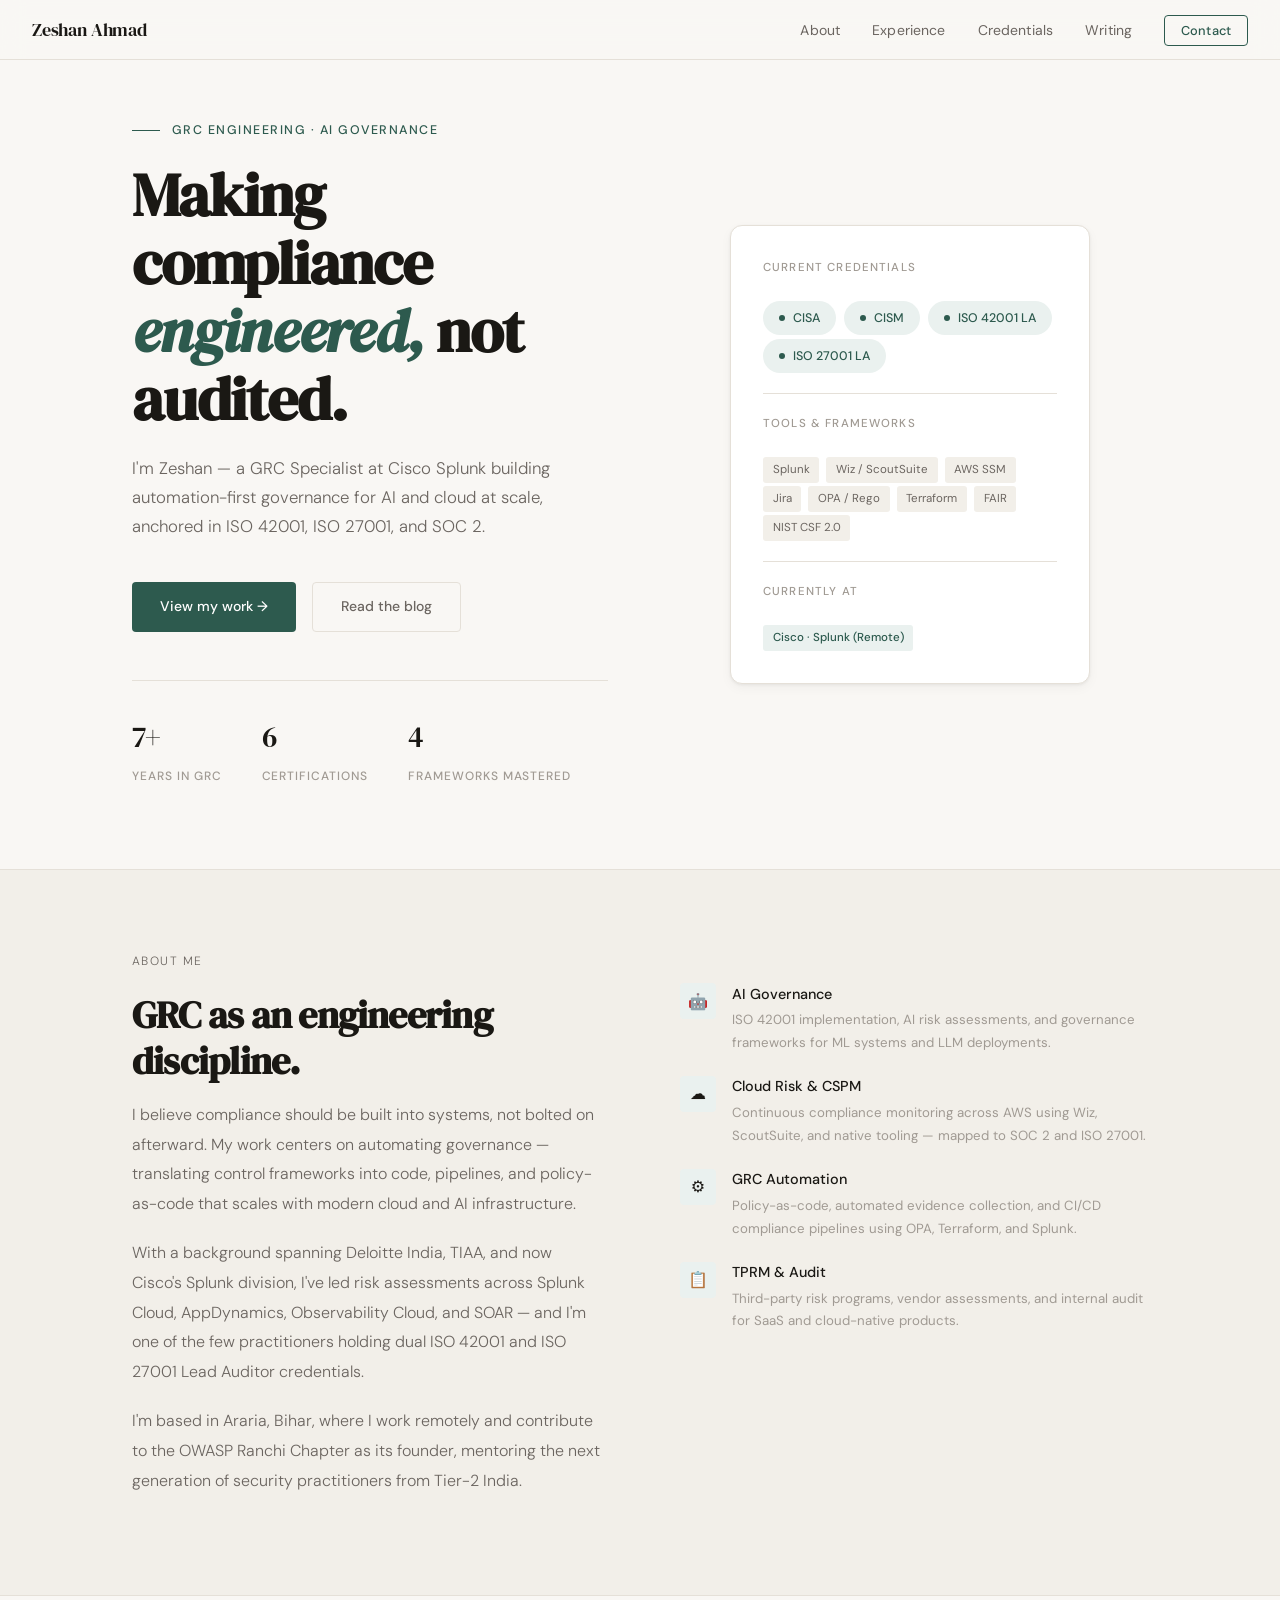
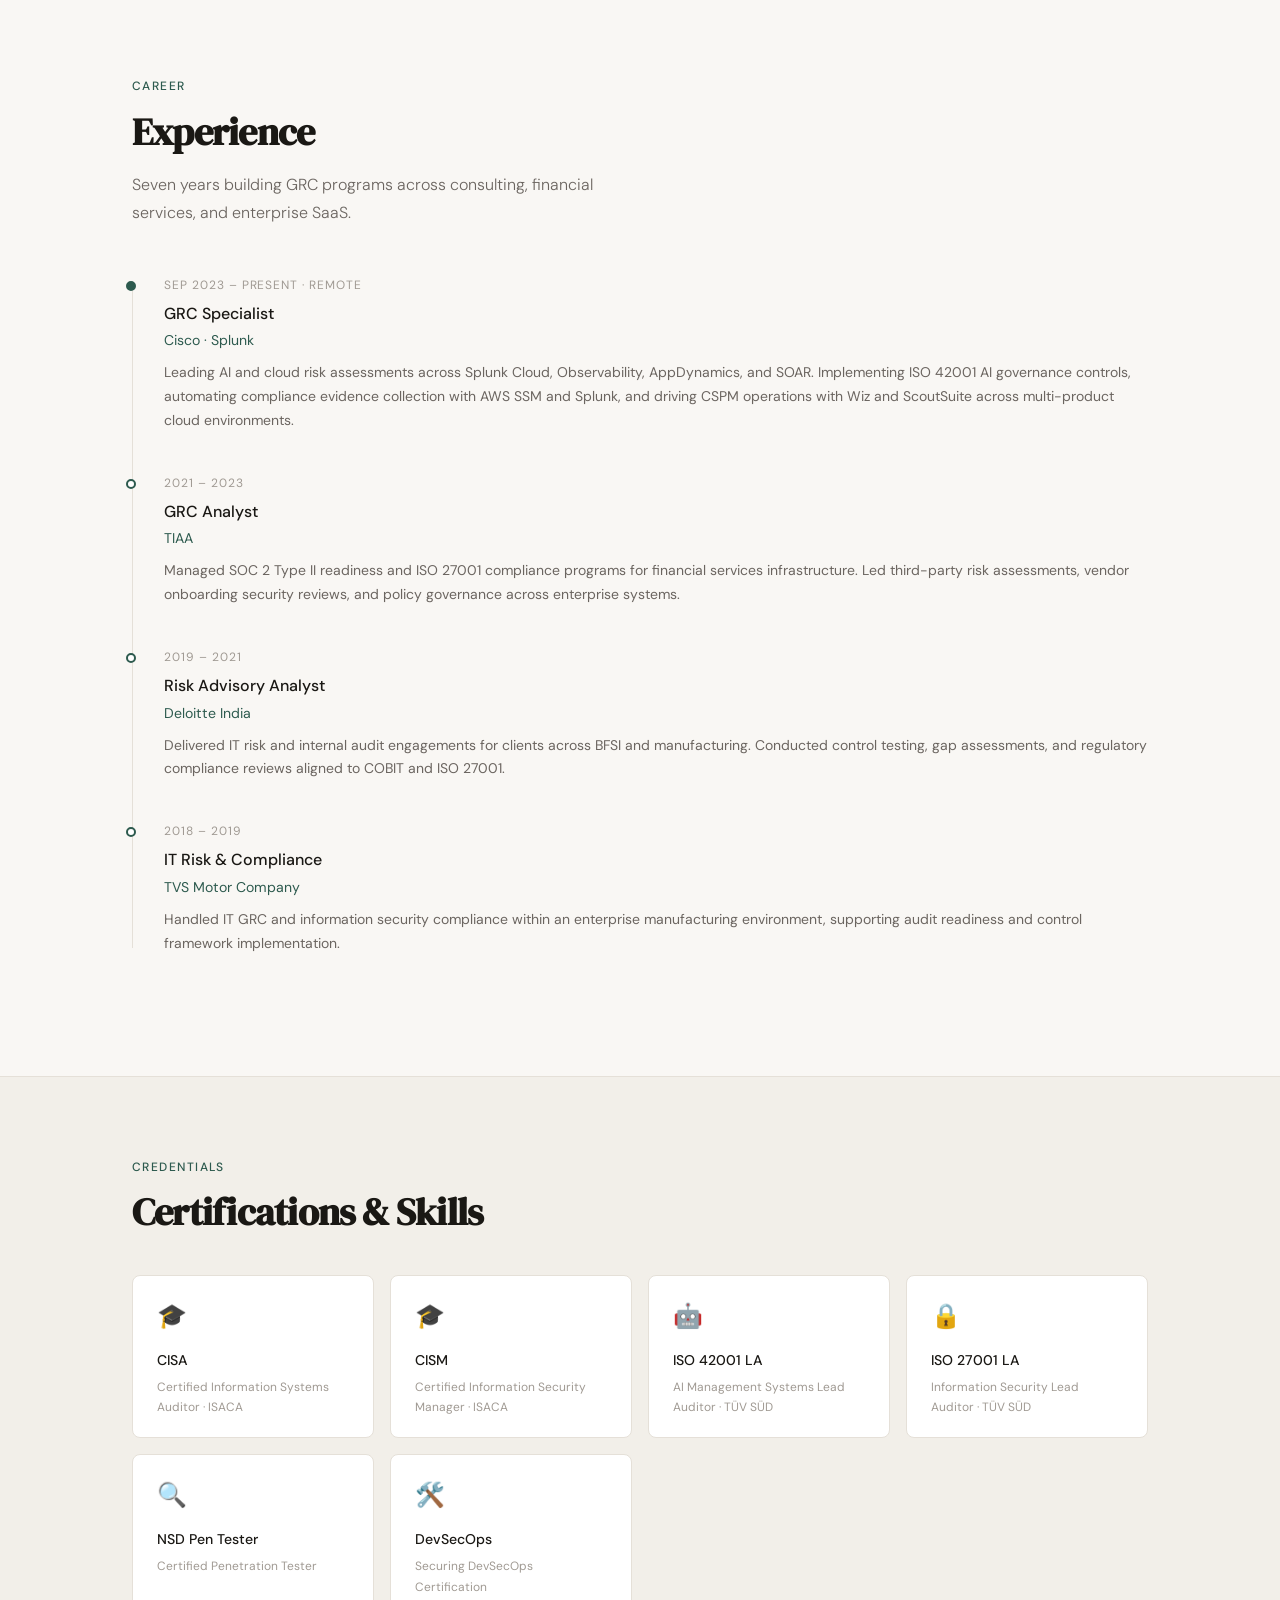
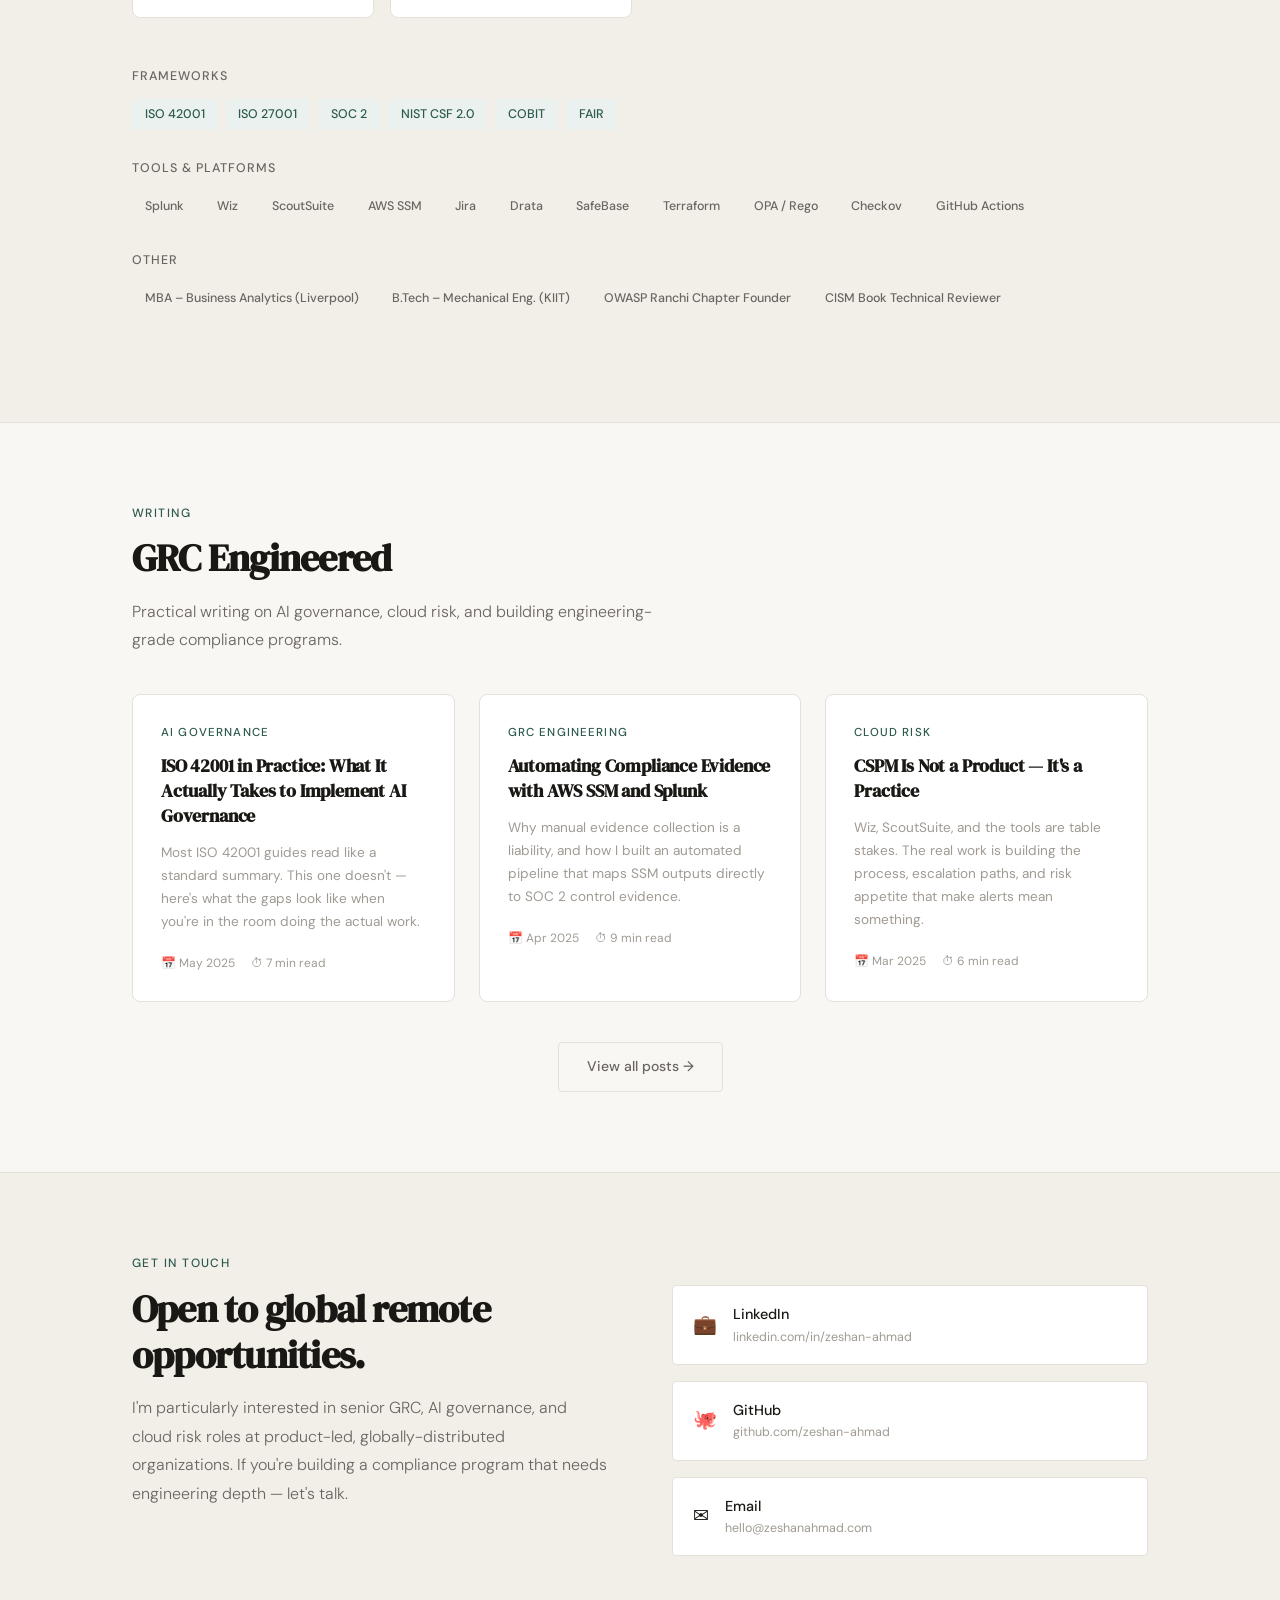
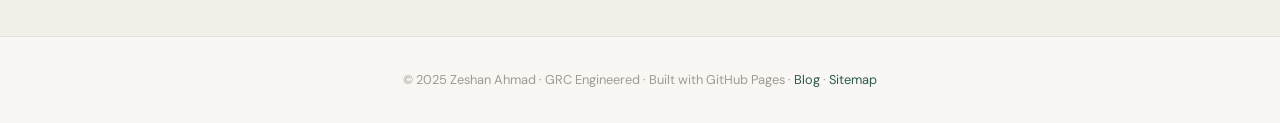
<file: index.html>
<!DOCTYPE html>
<html lang="en" prefix="og: https://ogp.me/ns#">
<head>
  <meta charset="UTF-8" />
  <meta name="viewport" content="width=device-width, initial-scale=1.0" />

  <!-- ── PRIMARY SEO ── -->
  <title>Zeshan Ahmad — GRC Engineer & AI Governance Specialist | ISO 42001 | Cisco Splunk</title>
  <meta name="description" content="Zeshan Ahmad is a GRC Specialist at Cisco Splunk with 7+ years in AI governance, cloud risk, and engineering-grade compliance. ISO 42001 & ISO 27001 Lead Auditor. CISA, CISM certified. Available for senior remote GRC roles globally." />
  <meta name="keywords" content="GRC Engineer, AI Governance, ISO 42001, ISO 27001, SOC 2, NIST CSF, Cloud Risk, CSPM, Splunk, Cisco, CISA, CISM, GRC Specialist, Information Security, Compliance Automation, Risk Management" />
  <meta name="author" content="Zeshan Ahmad" />
  <meta name="robots" content="index, follow, max-snippet:-1, max-image-preview:large, max-video-preview:-1" />
  <link rel="canonical" href="https://zeshan-ahmad.github.io/" />

  <!-- ── OPEN GRAPH (Facebook, LinkedIn, WhatsApp) ── -->
  <meta property="og:type" content="profile" />
  <meta property="og:url" content="https://zeshan-ahmad.github.io/" />
  <meta property="og:title" content="Zeshan Ahmad — GRC Engineer & AI Governance Specialist" />
  <meta property="og:description" content="GRC Specialist at Cisco Splunk. ISO 42001 & 27001 Lead Auditor. 7+ years building engineering-grade compliance for AI and cloud systems. CISA, CISM certified." />
  <meta property="og:image" content="https://zeshan-ahmad.github.io/assets/images/og-cover.png" />
  <meta property="og:image:width" content="1200" />
  <meta property="og:image:height" content="630" />
  <meta property="og:image:alt" content="Zeshan Ahmad - GRC Engineer and AI Governance Specialist" />
  <meta property="og:locale" content="en_US" />
  <meta property="og:site_name" content="GRC Engineered by Zeshan Ahmad" />
  <meta property="profile:first_name" content="Zeshan" />
  <meta property="profile:last_name" content="Ahmad" />

  <!-- ── TWITTER / X CARD ── -->
  <meta name="twitter:card" content="summary_large_image" />
  <meta name="twitter:title" content="Zeshan Ahmad — GRC Engineer & AI Governance Specialist" />
  <meta name="twitter:description" content="GRC Specialist at Cisco Splunk. ISO 42001 & 27001 Lead Auditor. Building engineering-grade compliance for AI and cloud." />
  <meta name="twitter:image" content="https://zeshan-ahmad.github.io/assets/images/og-cover.png" />
  <meta name="twitter:creator" content="@zeshanahmad" />

  <!-- ── STRUCTURED DATA: Person ── -->
  <script type="application/ld+json">
  {
    "@context": "https://schema.org",
    "@type": "Person",
    "name": "Zeshan Ahmad",
    "url": "https://zeshan-ahmad.github.io/",
    "image": "https://zeshan-ahmad.github.io/assets/images/og-cover.png",
    "jobTitle": "GRC Specialist",
    "worksFor": {
      "@type": "Organization",
      "name": "Cisco (Splunk)",
      "url": "https://www.splunk.com"
    },
    "alumniOf": [
      {
        "@type": "Organization",
        "name": "Liverpool Business School",
        "description": "MBA in Business Analytics, 2023–2025"
      },
      {
        "@type": "Organization",
        "name": "KIIT University",
        "description": "B.Tech in Mechanical Engineering, 2014–2018"
      }
    ],
    "knowsAbout": [
      "AI Governance",
      "ISO 42001",
      "ISO 27001",
      "SOC 2",
      "NIST CSF 2.0",
      "Cloud Risk Management",
      "CSPM",
      "GRC Automation",
      "Third-Party Risk Management",
      "Policy-as-Code",
      "Splunk",
      "AWS Security",
      "OPA / Rego",
      "FAIR Risk Quantification"
    ],
    "hasCredential": [
      { "@type": "EducationalOccupationalCredential", "name": "CISA", "credentialCategory": "Certification", "recognizedBy": { "@type": "Organization", "name": "ISACA" } },
      { "@type": "EducationalOccupationalCredential", "name": "CISM", "credentialCategory": "Certification", "recognizedBy": { "@type": "Organization", "name": "ISACA" } },
      { "@type": "EducationalOccupationalCredential", "name": "ISO 42001 Lead Auditor", "credentialCategory": "Certification", "recognizedBy": { "@type": "Organization", "name": "TÜV SÜD" } },
      { "@type": "EducationalOccupationalCredential", "name": "ISO 27001 Lead Auditor", "credentialCategory": "Certification", "recognizedBy": { "@type": "Organization", "name": "TÜV SÜD" } }
    ],
    "sameAs": [
      "https://www.linkedin.com/in/zeshan-ahmad",
      "https://github.com/zeshan-ahmad"
    ],
    "description": "Zeshan Ahmad is a GRC Engineer and AI Governance Specialist with over 7 years of experience building automation-first compliance programs for AI and cloud systems. He holds dual ISO 42001 and ISO 27001 Lead Auditor certifications from TÜV SÜD, along with CISA and CISM. He currently works at Cisco Splunk, leading risk assessments across Splunk Cloud, Observability, AppDynamics, and SOAR. He is the founder of the OWASP Ranchi Chapter and a technical reviewer for CISM preparation materials."
  }
  </script>

  <!-- ── STRUCTURED DATA: WebSite (enables Sitelinks Search) ── -->
  <script type="application/ld+json">
  {
    "@context": "https://schema.org",
    "@type": "WebSite",
    "name": "GRC Engineered — Zeshan Ahmad",
    "url": "https://zeshan-ahmad.github.io/",
    "description": "Personal website and blog of Zeshan Ahmad — GRC Engineer and AI Governance Specialist at Cisco Splunk.",
    "author": {
      "@type": "Person",
      "name": "Zeshan Ahmad"
    },
    "potentialAction": {
      "@type": "SearchAction",
      "target": "https://zeshan-ahmad.github.io/blog/?q={search_term_string}",
      "query-input": "required name=search_term_string"
    }
  }
  </script>

  <!-- ── STRUCTURED DATA: BreadcrumbList ── -->
  <script type="application/ld+json">
  {
    "@context": "https://schema.org",
    "@type": "BreadcrumbList",
    "itemListElement": [
      { "@type": "ListItem", "position": 1, "name": "Home", "item": "https://zeshan-ahmad.github.io/" }
    ]
  }
  </script>

  <link rel="stylesheet" href="assets/css/main.css" />
</head>
<body>

  <!-- NAV -->
  <nav aria-label="Primary navigation">
    <a href="/" class="nav-logo" aria-label="Zeshan Ahmad — Home">Zeshan Ahmad</a>
    <ul class="nav-links" role="list">
      <li><a href="#about">About</a></li>
      <li><a href="#experience">Experience</a></li>
      <li><a href="#certs">Credentials</a></li>
      <li><a href="#blog">Writing</a></li>
      <li><a href="#contact" class="nav-cta">Contact</a></li>
    </ul>
  </nav>

  <main id="main-content">

  <!-- HERO -->
  <section id="hero">
    <div class="container">
      <div class="hero-grid">
        <div class="hero-content">
          <p class="hero-eyebrow">GRC Engineering · AI Governance</p>
          <h1 class="hero-name">Making compliance<br><em>engineered,</em> not audited.</h1>
          <p class="hero-tagline">
            I'm Zeshan — a GRC Specialist at Cisco Splunk building automation-first governance for AI and cloud at scale, anchored in ISO 42001, ISO 27001, and SOC 2.
          </p>
          <div class="hero-actions">
            <a href="#experience" class="btn btn-primary">View my work →</a>
            <a href="blog/" class="btn btn-ghost">Read the blog</a>
          </div>
          <div class="hero-stats">
            <div>
              <span class="stat-num">7+</span>
              <span class="stat-label">Years in GRC</span>
            </div>
            <div>
              <span class="stat-num">6</span>
              <span class="stat-label">Certifications</span>
            </div>
            <div>
              <span class="stat-num">4</span>
              <span class="stat-label">Frameworks mastered</span>
            </div>
          </div>
        </div>
        <div class="hero-visual">
          <div class="hero-card">
            <p class="hero-card-label">Current credentials</p>
            <span class="cert-pill"><span class="dot"></span> CISA</span>
            <span class="cert-pill"><span class="dot"></span> CISM</span>
            <span class="cert-pill"><span class="dot"></span> ISO 42001 LA</span>
            <span class="cert-pill"><span class="dot"></span> ISO 27001 LA</span>
            <hr class="hero-card-divider" />
            <p class="hero-card-label">Tools & frameworks</p>
            <span class="mini-tag">Splunk</span>
            <span class="mini-tag">Wiz / ScoutSuite</span>
            <span class="mini-tag">AWS SSM</span>
            <span class="mini-tag">Jira</span>
            <span class="mini-tag">OPA / Rego</span>
            <span class="mini-tag">Terraform</span>
            <span class="mini-tag">FAIR</span>
            <span class="mini-tag">NIST CSF 2.0</span>
            <hr class="hero-card-divider" />
            <p class="hero-card-label">Currently at</p>
            <span class="mini-tag" style="background:var(--accent-light);color:var(--accent);font-weight:500;">Cisco · Splunk (Remote)</span>
          </div>
        </div>
      </div>
    </div>
  </section>

  <hr class="divider" />

  <!-- ABOUT -->
  <section id="about">
    <div class="container">
      <div class="about-grid">
        <div class="about-text fade-in">
          <p class="section-label">About me</p>
          <h2 class="section-title">GRC as an engineering discipline.</h2>
          <p>I believe compliance should be built into systems, not bolted on afterward. My work centers on automating governance — translating control frameworks into code, pipelines, and policy-as-code that scales with modern cloud and AI infrastructure.</p>
          <p>With a background spanning Deloitte India, TIAA, and now Cisco's Splunk division, I've led risk assessments across Splunk Cloud, AppDynamics, Observability Cloud, and SOAR — and I'm one of the few practitioners holding dual ISO 42001 and ISO 27001 Lead Auditor credentials.</p>
          <p>I'm based in Araria, Bihar, where I work remotely and contribute to the OWASP Ranchi Chapter as its founder, mentoring the next generation of security practitioners from Tier-2 India.</p>
        </div>
        <div class="about-focus fade-in">
          <div class="focus-item">
            <div class="focus-icon">🤖</div>
            <div>
              <p class="focus-title">AI Governance</p>
              <p class="focus-desc">ISO 42001 implementation, AI risk assessments, and governance frameworks for ML systems and LLM deployments.</p>
            </div>
          </div>
          <div class="focus-item">
            <div class="focus-icon">☁️</div>
            <div>
              <p class="focus-title">Cloud Risk & CSPM</p>
              <p class="focus-desc">Continuous compliance monitoring across AWS using Wiz, ScoutSuite, and native tooling — mapped to SOC 2 and ISO 27001.</p>
            </div>
          </div>
          <div class="focus-item">
            <div class="focus-icon">⚙️</div>
            <div>
              <p class="focus-title">GRC Automation</p>
              <p class="focus-desc">Policy-as-code, automated evidence collection, and CI/CD compliance pipelines using OPA, Terraform, and Splunk.</p>
            </div>
          </div>
          <div class="focus-item">
            <div class="focus-icon">📋</div>
            <div>
              <p class="focus-title">TPRM & Audit</p>
              <p class="focus-desc">Third-party risk programs, vendor assessments, and internal audit for SaaS and cloud-native products.</p>
            </div>
          </div>
        </div>
      </div>
    </div>
  </section>

  <hr class="divider" />

  <!-- EXPERIENCE -->
  <section id="experience">
    <div class="container">
      <p class="section-label fade-in">Career</p>
      <h2 class="section-title fade-in">Experience</h2>
      <p class="section-sub fade-in" style="margin-bottom:3rem;">Seven years building GRC programs across consulting, financial services, and enterprise SaaS.</p>

      <div class="timeline fade-in">

        <div class="timeline-item">
          <div class="timeline-dot current"></div>
          <p class="tl-meta">Sep 2023 – Present · Remote</p>
          <p class="tl-role">GRC Specialist</p>
          <p class="tl-company">Cisco · Splunk</p>
          <p class="tl-desc">Leading AI and cloud risk assessments across Splunk Cloud, Observability, AppDynamics, and SOAR. Implementing ISO 42001 AI governance controls, automating compliance evidence collection with AWS SSM and Splunk, and driving CSPM operations with Wiz and ScoutSuite across multi-product cloud environments.</p>
        </div>

        <div class="timeline-item">
          <div class="timeline-dot"></div>
          <p class="tl-meta">2021 – 2023</p>
          <p class="tl-role">GRC Analyst</p>
          <p class="tl-company">TIAA</p>
          <p class="tl-desc">Managed SOC 2 Type II readiness and ISO 27001 compliance programs for financial services infrastructure. Led third-party risk assessments, vendor onboarding security reviews, and policy governance across enterprise systems.</p>
        </div>

        <div class="timeline-item">
          <div class="timeline-dot"></div>
          <p class="tl-meta">2019 – 2021</p>
          <p class="tl-role">Risk Advisory Analyst</p>
          <p class="tl-company">Deloitte India</p>
          <p class="tl-desc">Delivered IT risk and internal audit engagements for clients across BFSI and manufacturing. Conducted control testing, gap assessments, and regulatory compliance reviews aligned to COBIT and ISO 27001.</p>
        </div>

        <div class="timeline-item">
          <div class="timeline-dot"></div>
          <p class="tl-meta">2018 – 2019</p>
          <p class="tl-role">IT Risk & Compliance</p>
          <p class="tl-company">TVS Motor Company</p>
          <p class="tl-desc">Handled IT GRC and information security compliance within an enterprise manufacturing environment, supporting audit readiness and control framework implementation.</p>
        </div>

      </div>
    </div>
  </section>

  <hr class="divider" />

  <!-- CERTIFICATIONS & SKILLS -->
  <section id="certs">
    <div class="container">
      <p class="section-label fade-in">Credentials</p>
      <h2 class="section-title fade-in">Certifications & Skills</h2>

      <div class="certs-grid fade-in">
        <div class="cert-card">
          <div class="cert-card-icon">🎓</div>
          <p class="cert-card-name">CISA</p>
          <p class="cert-card-body">Certified Information Systems Auditor · ISACA</p>
        </div>
        <div class="cert-card">
          <div class="cert-card-icon">🎓</div>
          <p class="cert-card-name">CISM</p>
          <p class="cert-card-body">Certified Information Security Manager · ISACA</p>
        </div>
        <div class="cert-card">
          <div class="cert-card-icon">🤖</div>
          <p class="cert-card-name">ISO 42001 LA</p>
          <p class="cert-card-body">AI Management Systems Lead Auditor · TÜV SÜD</p>
        </div>
        <div class="cert-card">
          <div class="cert-card-icon">🔒</div>
          <p class="cert-card-name">ISO 27001 LA</p>
          <p class="cert-card-body">Information Security Lead Auditor · TÜV SÜD</p>
        </div>
        <div class="cert-card">
          <div class="cert-card-icon">🔍</div>
          <p class="cert-card-name">NSD Pen Tester</p>
          <p class="cert-card-body">Certified Penetration Tester</p>
        </div>
        <div class="cert-card">
          <div class="cert-card-icon">🛠️</div>
          <p class="cert-card-name">DevSecOps</p>
          <p class="cert-card-body">Securing DevSecOps Certification</p>
        </div>
      </div>

      <div class="skills-wrap fade-in">
        <div class="skills-group">
          <p class="skills-group-label">Frameworks</p>
          <div class="tags">
            <span class="tag">ISO 42001</span>
            <span class="tag">ISO 27001</span>
            <span class="tag">SOC 2</span>
            <span class="tag">NIST CSF 2.0</span>
            <span class="tag">COBIT</span>
            <span class="tag">FAIR</span>
          </div>
        </div>
        <div class="skills-group">
          <p class="skills-group-label">Tools & Platforms</p>
          <div class="tags">
            <span class="tag neutral">Splunk</span>
            <span class="tag neutral">Wiz</span>
            <span class="tag neutral">ScoutSuite</span>
            <span class="tag neutral">AWS SSM</span>
            <span class="tag neutral">Jira</span>
            <span class="tag neutral">Drata</span>
            <span class="tag neutral">SafeBase</span>
            <span class="tag neutral">Terraform</span>
            <span class="tag neutral">OPA / Rego</span>
            <span class="tag neutral">Checkov</span>
            <span class="tag neutral">GitHub Actions</span>
          </div>
        </div>
        <div class="skills-group">
          <p class="skills-group-label">Other</p>
          <div class="tags">
            <span class="tag neutral">MBA – Business Analytics (Liverpool)</span>
            <span class="tag neutral">B.Tech – Mechanical Eng. (KIIT)</span>
            <span class="tag neutral">OWASP Ranchi Chapter Founder</span>
            <span class="tag neutral">CISM Book Technical Reviewer</span>
          </div>
        </div>
      </div>
    </div>
  </section>

  <hr class="divider" />

  <!-- BLOG PREVIEWS -->
  <section id="blog">
    <div class="container">
      <p class="section-label fade-in">Writing</p>
      <h2 class="section-title fade-in">GRC Engineered</h2>
      <p class="section-sub fade-in">Practical writing on AI governance, cloud risk, and building engineering-grade compliance programs.</p>

      <div class="posts-grid fade-in">

        <a href="blog/posts/iso-42001-practical-guide.html" class="post-card">
          <p class="post-tag">AI Governance</p>
          <h3 class="post-title">ISO 42001 in Practice: What It Actually Takes to Implement AI Governance</h3>
          <p class="post-excerpt">Most ISO 42001 guides read like a standard summary. This one doesn't — here's what the gaps look like when you're in the room doing the actual work.</p>
          <div class="post-meta">
            <span>📅 May 2025</span>
            <span>⏱ 7 min read</span>
          </div>
        </a>

        <a href="blog/posts/grc-automation-aws-ssm.html" class="post-card">
          <p class="post-tag">GRC Engineering</p>
          <h3 class="post-title">Automating Compliance Evidence with AWS SSM and Splunk</h3>
          <p class="post-excerpt">Why manual evidence collection is a liability, and how I built an automated pipeline that maps SSM outputs directly to SOC 2 control evidence.</p>
          <div class="post-meta">
            <span>📅 Apr 2025</span>
            <span>⏱ 9 min read</span>
          </div>
        </a>

        <a href="blog/posts/cloud-risk-cspm-wiz.html" class="post-card">
          <p class="post-tag">Cloud Risk</p>
          <h3 class="post-title">CSPM Is Not a Product — It's a Practice</h3>
          <p class="post-excerpt">Wiz, ScoutSuite, and the tools are table stakes. The real work is building the process, escalation paths, and risk appetite that make alerts mean something.</p>
          <div class="post-meta">
            <span>📅 Mar 2025</span>
            <span>⏱ 6 min read</span>
          </div>
        </a>

      </div>

      <div style="text-align:center; margin-top:2.5rem;">
        <a href="blog/" class="btn btn-ghost">View all posts →</a>
      </div>
    </div>
  </section>

  <hr class="divider" />

  <!-- CONTACT -->
  <section id="contact">
    <div class="container">
      <div class="contact-grid">
        <div class="fade-in">
          <p class="section-label">Get in touch</p>
          <h2 class="section-title">Open to global remote opportunities.</h2>
          <p style="color:var(--text-secondary);font-weight:300;line-height:1.8;margin-top:0.75rem;">I'm particularly interested in senior GRC, AI governance, and cloud risk roles at product-led, globally-distributed organizations. If you're building a compliance program that needs engineering depth — let's talk.</p>
        </div>
        <div class="fade-in">
          <div class="contact-links">
            <a href="https://linkedin.com/in/zeshan-ahmad" target="_blank" rel="noopener" class="contact-link">
              <span class="contact-link-icon">💼</span>
              <div>
                <p class="contact-link-label">LinkedIn</p>
                <p class="contact-link-sub">linkedin.com/in/zeshan-ahmad</p>
              </div>
            </a>
            <a href="https://github.com/zeshan-ahmad" target="_blank" rel="noopener" class="contact-link">
              <span class="contact-link-icon">🐙</span>
              <div>
                <p class="contact-link-label">GitHub</p>
                <p class="contact-link-sub">github.com/zeshan-ahmad</p>
              </div>
            </a>
            <a href="mailto:hello@zeshanahmad.com" class="contact-link">
              <span class="contact-link-icon">✉️</span>
              <div>
                <p class="contact-link-label">Email</p>
                <p class="contact-link-sub">hello@zeshanahmad.com</p>
              </div>
            </a>
          </div>
        </div>
      </div>
    </div>
  </section>

  </main><!-- /main -->

  <footer role="contentinfo" aria-label="Site footer">
    <p>© 2025 Zeshan Ahmad · GRC Engineered · Built with GitHub Pages · <a href="blog/">Blog</a> · <a href="sitemap.xml">Sitemap</a></p>
  </footer>

  <script>
    // Fade in on scroll
    const fadeEls = document.querySelectorAll('.fade-in');
    const observer = new IntersectionObserver((entries) => {
      entries.forEach((entry, i) => {
        if (entry.isIntersecting) {
          setTimeout(() => entry.target.classList.add('visible'), i * 60);
          observer.unobserve(entry.target);
        }
      });
    }, { threshold: 0.08, rootMargin: '0px 0px -40px 0px' });
    fadeEls.forEach(el => observer.observe(el));

    // Active nav highlight
    const sections = document.querySelectorAll('section[id]');
    const navLinks = document.querySelectorAll('.nav-links a');
    window.addEventListener('scroll', () => {
      let current = '';
      sections.forEach(s => { if (window.scrollY >= s.offsetTop - 120) current = s.id; });
      navLinks.forEach(a => {
        a.style.color = a.getAttribute('href') === `#${current}` ? 'var(--accent)' : '';
      });
    }, { passive: true });
  </script>

</body>
</html>
</file>
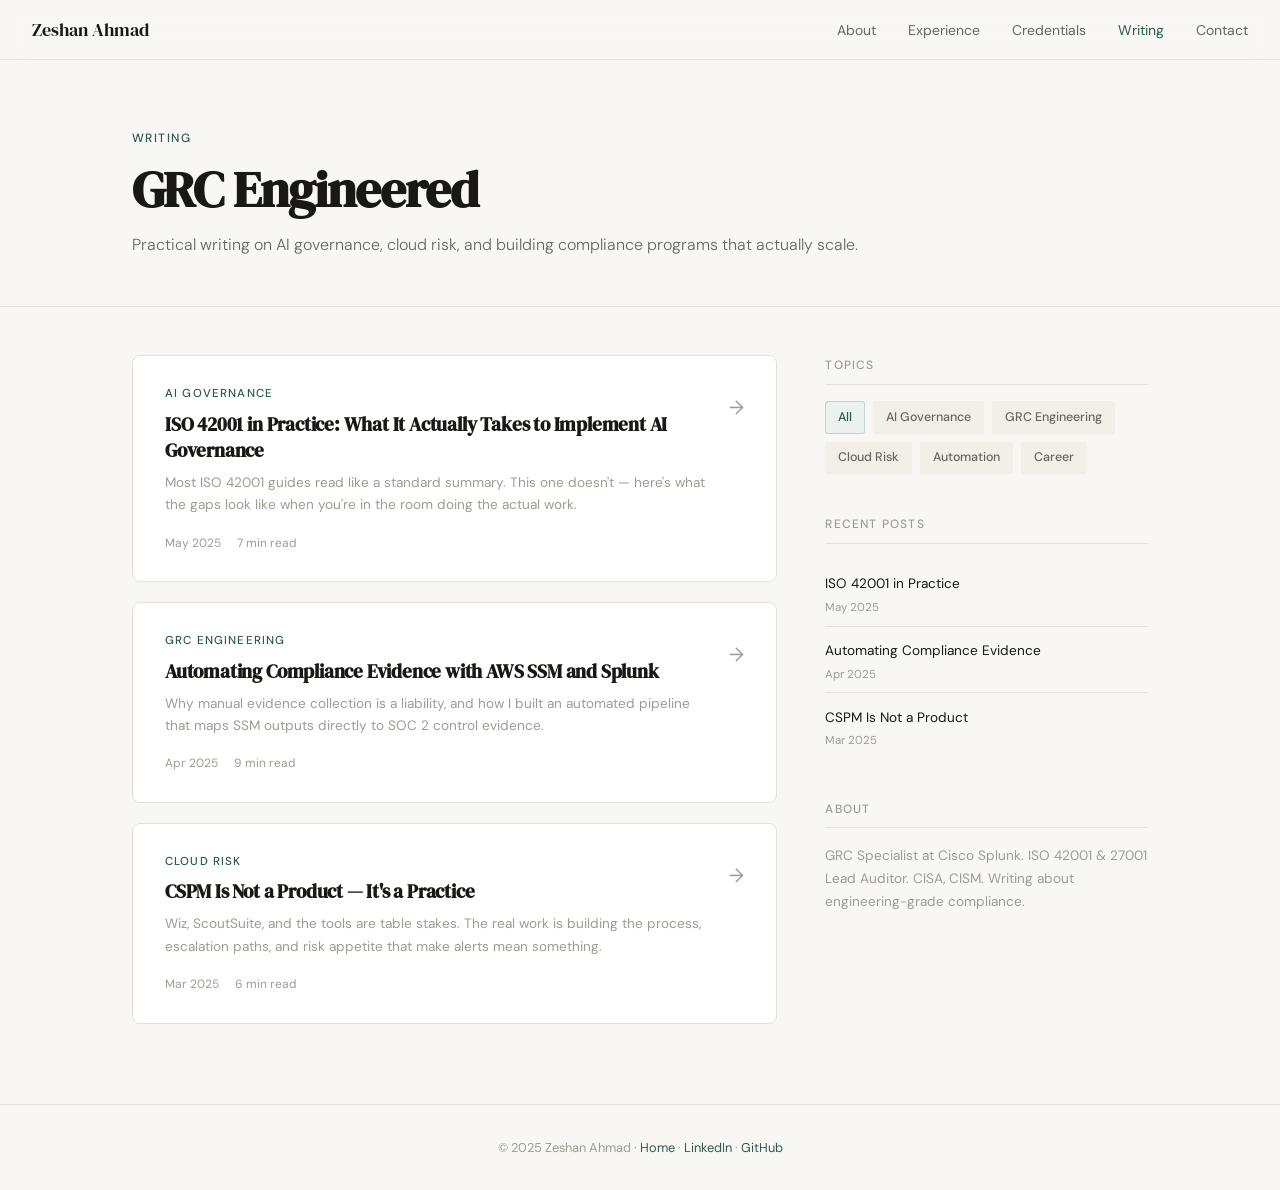
<file: blog/index.html>
<!DOCTYPE html>
<html lang="en" prefix="og: https://ogp.me/ns#">
<head>
  <meta charset="UTF-8" />
  <meta name="viewport" content="width=device-width, initial-scale=1.0" />

  <title>GRC Engineered — Blog by Zeshan Ahmad | AI Governance, Cloud Risk, GRC Automation</title>
  <meta name="description" content="Practical writing on AI governance, cloud risk management, and engineering-grade GRC programs. Written by Zeshan Ahmad — GRC Specialist at Cisco Splunk, ISO 42001 Lead Auditor." />
  <meta name="keywords" content="GRC blog, AI governance blog, ISO 42001, cloud risk, GRC engineering, compliance automation, SOC 2, CSPM, Splunk compliance, information security blog" />
  <meta name="author" content="Zeshan Ahmad" />
  <meta name="robots" content="index, follow, max-snippet:-1, max-image-preview:large" />
  <link rel="canonical" href="https://zeshan-ahmad.github.io/blog/" />

  <meta property="og:type" content="website" />
  <meta property="og:url" content="https://zeshan-ahmad.github.io/blog/" />
  <meta property="og:title" content="GRC Engineered — Blog by Zeshan Ahmad" />
  <meta property="og:description" content="Practical writing on AI governance, cloud risk, and engineering-grade GRC programs by an ISO 42001 Lead Auditor at Cisco Splunk." />
  <meta property="og:image" content="https://zeshan-ahmad.github.io/assets/images/og-cover.png" />
  <meta property="og:site_name" content="GRC Engineered by Zeshan Ahmad" />

  <meta name="twitter:card" content="summary_large_image" />
  <meta name="twitter:title" content="GRC Engineered — Blog by Zeshan Ahmad" />
  <meta name="twitter:description" content="Practical writing on AI governance, cloud risk, and engineering-grade GRC by an ISO 42001 Lead Auditor." />
  <meta name="twitter:image" content="https://zeshan-ahmad.github.io/assets/images/og-cover.png" />
  <meta name="twitter:creator" content="@zeshanahmad" />

  <script type="application/ld+json">
  {
    "@context": "https://schema.org",
    "@type": "Blog",
    "name": "GRC Engineered",
    "description": "Practical writing on AI governance, cloud risk management, and engineering-grade GRC programs.",
    "url": "https://zeshan-ahmad.github.io/blog/",
    "author": {
      "@type": "Person",
      "name": "Zeshan Ahmad",
      "url": "https://zeshan-ahmad.github.io/",
      "jobTitle": "GRC Specialist",
      "worksFor": { "@type": "Organization", "name": "Cisco (Splunk)" }
    },
    "blogPost": [
      {
        "@type": "BlogPosting",
        "headline": "ISO 42001 in Practice: What It Actually Takes to Implement AI Governance",
        "url": "https://zeshan-ahmad.github.io/blog/posts/iso-42001-practical-guide.html",
        "datePublished": "2025-05-01",
        "articleSection": "AI Governance"
      },
      {
        "@type": "BlogPosting",
        "headline": "Automating Compliance Evidence with AWS SSM and Splunk",
        "url": "https://zeshan-ahmad.github.io/blog/posts/grc-automation-aws-ssm.html",
        "datePublished": "2025-04-10",
        "articleSection": "GRC Engineering"
      },
      {
        "@type": "BlogPosting",
        "headline": "CSPM Is Not a Product — It's a Practice",
        "url": "https://zeshan-ahmad.github.io/blog/posts/cloud-risk-cspm-wiz.html",
        "datePublished": "2025-03-15",
        "articleSection": "Cloud Risk"
      }
    ]
  }
  </script>

  <script type="application/ld+json">
  {
    "@context": "https://schema.org",
    "@type": "BreadcrumbList",
    "itemListElement": [
      { "@type": "ListItem", "position": 1, "name": "Home", "item": "https://zeshan-ahmad.github.io/" },
      { "@type": "ListItem", "position": 2, "name": "Blog", "item": "https://zeshan-ahmad.github.io/blog/" }
    ]
  }
  </script>

  <link rel="stylesheet" href="../assets/css/blog.css" />
</head>
<body>

  <nav>
    <a href="/" class="nav-logo">Zeshan Ahmad</a>
    <ul class="nav-links">
      <li><a href="/#about">About</a></li>
      <li><a href="/#experience">Experience</a></li>
      <li><a href="/#certs">Credentials</a></li>
      <li><a href="/blog/" class="active">Writing</a></li>
      <li><a href="/#contact">Contact</a></li>
    </ul>
  </nav>

  <div class="blog-header">
    <div class="container">
      <p class="blog-eyebrow">Writing</p>
      <h1 class="blog-title">GRC Engineered</h1>
      <p class="blog-sub">Practical writing on AI governance, cloud risk, and building compliance programs that actually scale.</p>
    </div>
  </div>

  <div class="blog-body">
    <div class="container">
      <div class="blog-grid">

        <div class="posts-list">

          <a href="posts/iso-42001-practical-guide.html" class="post-card-h">
            <div>
              <p class="post-tag">AI Governance</p>
              <h2 class="post-h-title">ISO 42001 in Practice: What It Actually Takes to Implement AI Governance</h2>
              <p class="post-h-excerpt">Most ISO 42001 guides read like a standard summary. This one doesn't — here's what the gaps look like when you're in the room doing the actual work.</p>
              <div class="post-h-meta">
                <span>May 2025</span>
                <span>7 min read</span>
              </div>
            </div>
            <span class="post-h-arrow">→</span>
          </a>

          <a href="posts/grc-automation-aws-ssm.html" class="post-card-h">
            <div>
              <p class="post-tag">GRC Engineering</p>
              <h2 class="post-h-title">Automating Compliance Evidence with AWS SSM and Splunk</h2>
              <p class="post-h-excerpt">Why manual evidence collection is a liability, and how I built an automated pipeline that maps SSM outputs directly to SOC 2 control evidence.</p>
              <div class="post-h-meta">
                <span>Apr 2025</span>
                <span>9 min read</span>
              </div>
            </div>
            <span class="post-h-arrow">→</span>
          </a>

          <a href="posts/cloud-risk-cspm-wiz.html" class="post-card-h">
            <div>
              <p class="post-tag">Cloud Risk</p>
              <h2 class="post-h-title">CSPM Is Not a Product — It's a Practice</h2>
              <p class="post-h-excerpt">Wiz, ScoutSuite, and the tools are table stakes. The real work is building the process, escalation paths, and risk appetite that make alerts mean something.</p>
              <div class="post-h-meta">
                <span>Mar 2025</span>
                <span>6 min read</span>
              </div>
            </div>
            <span class="post-h-arrow">→</span>
          </a>

        </div>

        <div class="sidebar">
          <div class="sidebar-section">
            <p class="sidebar-title">Topics</p>
            <div class="tag-cloud">
              <a href="#" class="tag active">All</a>
              <a href="#" class="tag">AI Governance</a>
              <a href="#" class="tag">GRC Engineering</a>
              <a href="#" class="tag">Cloud Risk</a>
              <a href="#" class="tag">Automation</a>
              <a href="#" class="tag">Career</a>
            </div>
          </div>
          <div class="sidebar-section">
            <p class="sidebar-title">Recent Posts</p>
            <ul class="recent-list">
              <li>
                <a href="posts/iso-42001-practical-guide.html">
                  ISO 42001 in Practice
                  <span class="recent-date">May 2025</span>
                </a>
              </li>
              <li>
                <a href="posts/grc-automation-aws-ssm.html">
                  Automating Compliance Evidence
                  <span class="recent-date">Apr 2025</span>
                </a>
              </li>
              <li>
                <a href="posts/cloud-risk-cspm-wiz.html">
                  CSPM Is Not a Product
                  <span class="recent-date">Mar 2025</span>
                </a>
              </li>
            </ul>
          </div>
          <div class="sidebar-section">
            <p class="sidebar-title">About</p>
            <p style="font-size:0.85rem;color:var(--text-muted);line-height:1.7;">GRC Specialist at Cisco Splunk. ISO 42001 & 27001 Lead Auditor. CISA, CISM. Writing about engineering-grade compliance.</p>
          </div>
        </div>

      </div>
    </div>
  </div>

  <footer>
    <p>© 2025 Zeshan Ahmad · <a href="/">Home</a> · <a href="https://linkedin.com/in/zeshan-ahmad" target="_blank">LinkedIn</a> · <a href="https://github.com/zeshan-ahmad" target="_blank">GitHub</a></p>
  </footer>

</body>
</html>
</file>
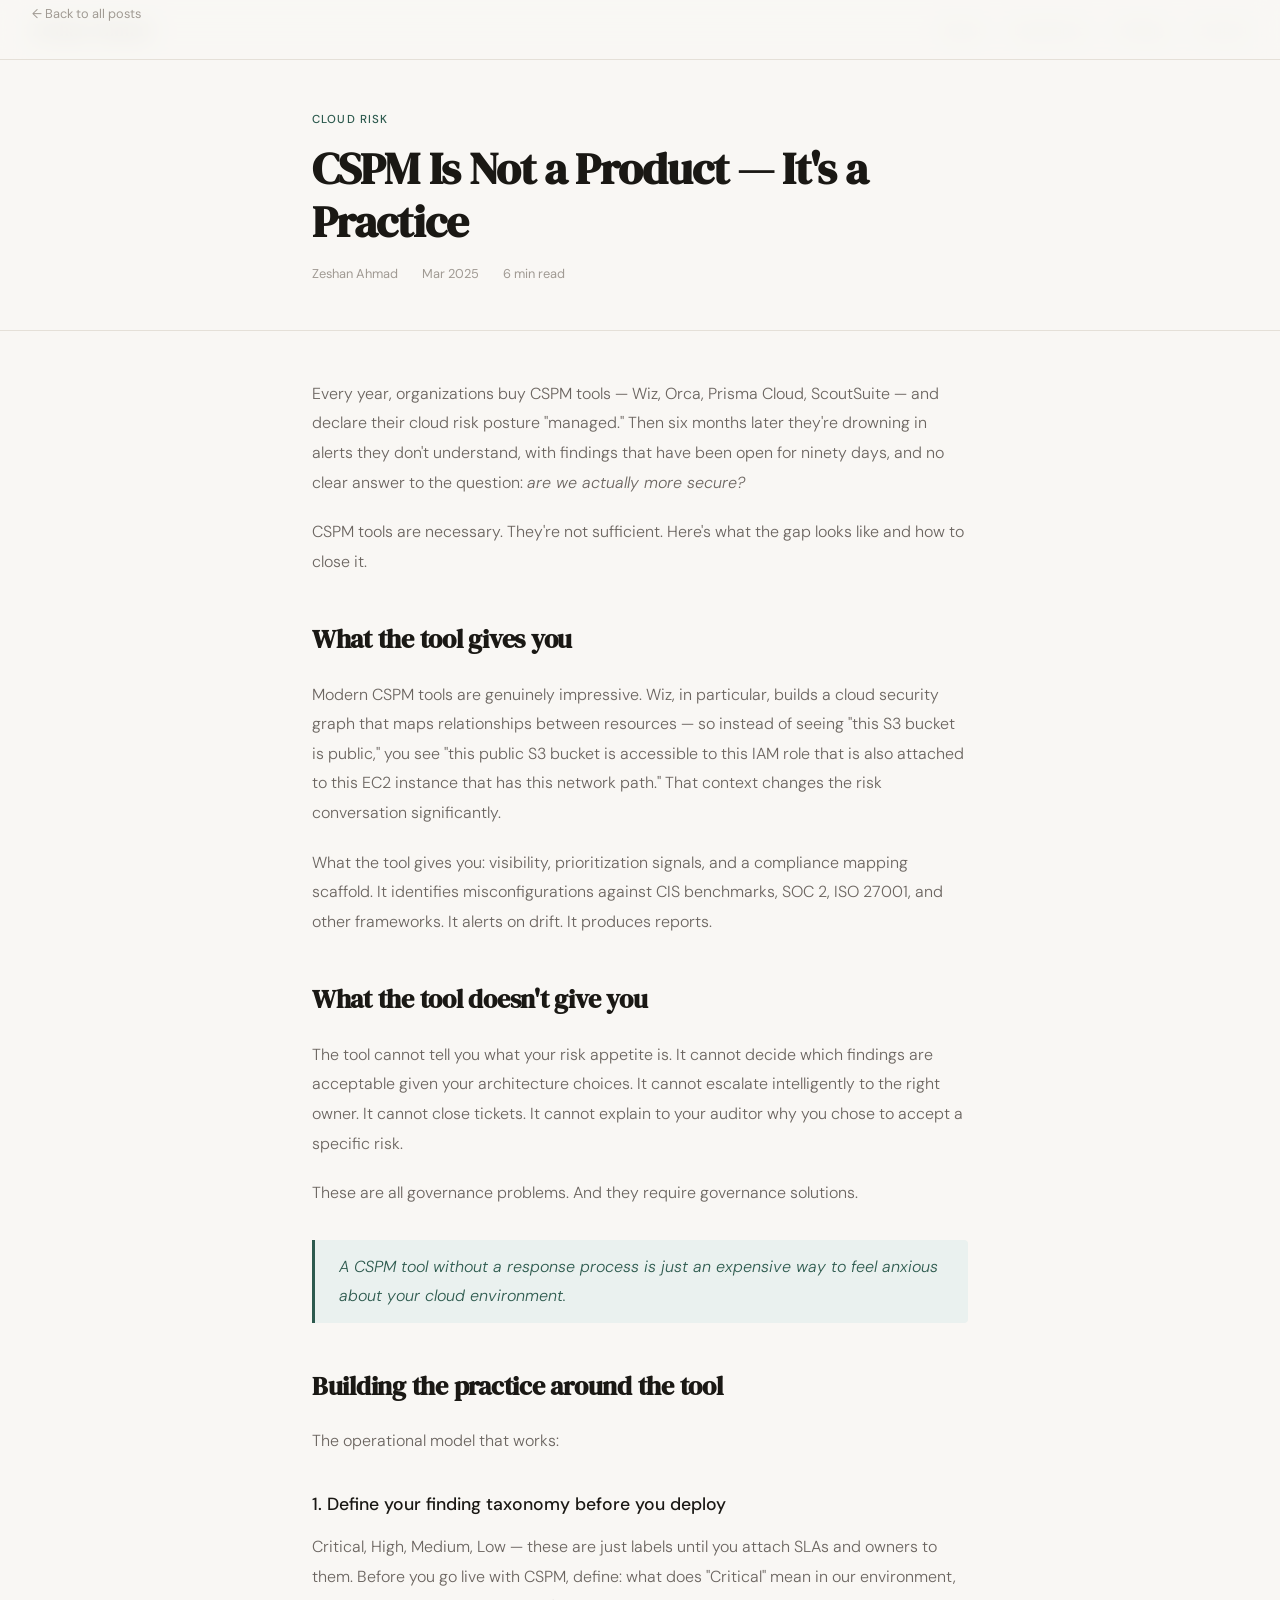
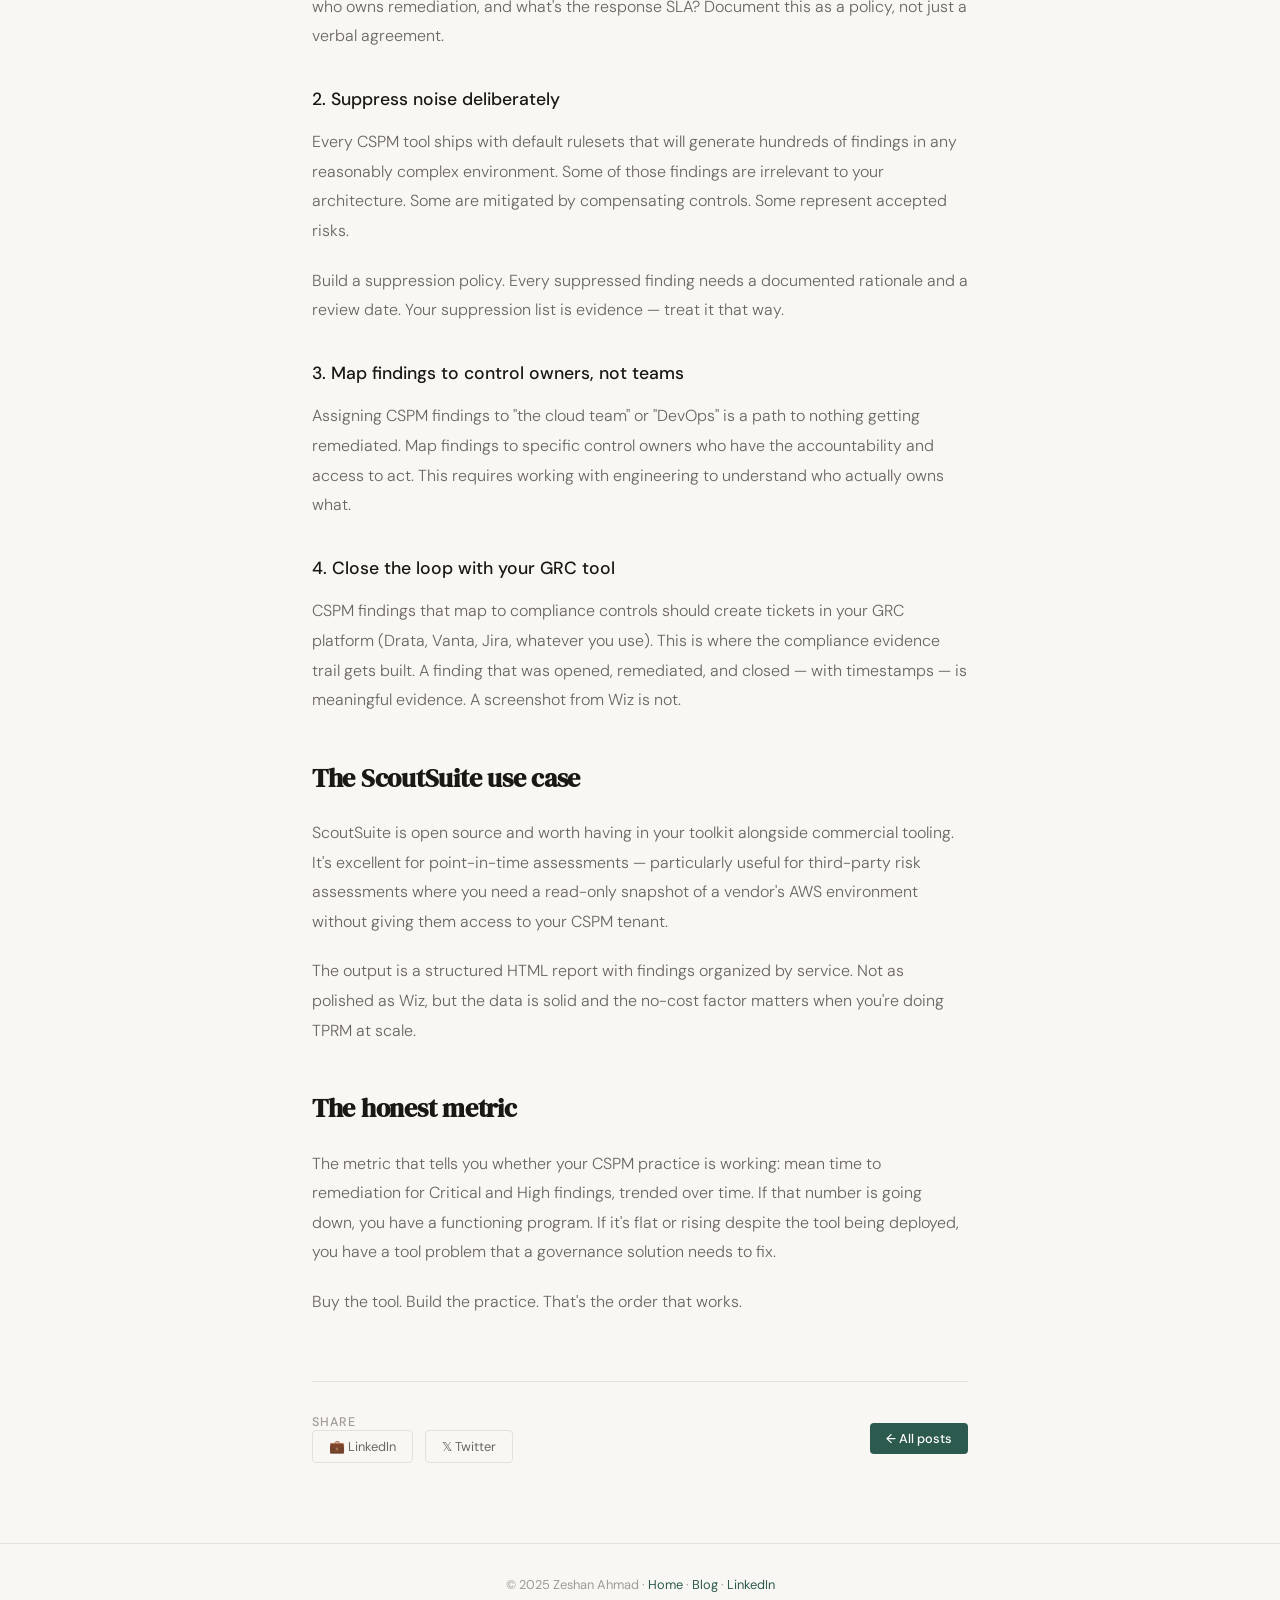
<file: blog/posts/cloud-risk-cspm-wiz.html>
<!DOCTYPE html>
<html lang="en" prefix="og: https://ogp.me/ns#">
<head>
  <meta charset="UTF-8" />
  <meta name="viewport" content="width=device-width, initial-scale=1.0" />

  <title>CSPM Is Not a Product — It's a Practice | Zeshan Ahmad — GRC Engineered</title>
  <meta name="description" content="Why buying Wiz, Orca, or ScoutSuite is only the start — and how to build the governance process, finding taxonomy, and escalation model that makes CSPM actually work for cloud risk management." />
  <meta name="keywords" content="CSPM, cloud security posture management, Wiz, ScoutSuite, cloud risk management, cloud compliance, GRC engineering, SOC 2 cloud, ISO 27001 cloud, cloud risk program" />
  <meta name="author" content="Zeshan Ahmad" />
  <meta name="robots" content="index, follow, max-snippet:-1, max-image-preview:large" />
  <link rel="canonical" href="https://zeshan-ahmad.github.io/blog/posts/cloud-risk-cspm-wiz.html" />

  <meta property="og:type" content="article" />
  <meta property="og:url" content="https://zeshan-ahmad.github.io/blog/posts/cloud-risk-cspm-wiz.html" />
  <meta property="og:title" content="CSPM Is Not a Product — It's a Practice" />
  <meta property="og:description" content="Wiz, ScoutSuite, and the tools are table stakes. The real work is building the process, escalation paths, and risk appetite that make alerts mean something." />
  <meta property="og:image" content="https://zeshan-ahmad.github.io/assets/images/og-cover.png" />
  <meta property="og:site_name" content="GRC Engineered by Zeshan Ahmad" />
  <meta property="article:author" content="Zeshan Ahmad" />
  <meta property="article:published_time" content="2025-03-15" />
  <meta property="article:section" content="Cloud Risk" />
  <meta property="article:tag" content="CSPM" />
  <meta property="article:tag" content="Wiz" />
  <meta property="article:tag" content="Cloud Risk" />

  <meta name="twitter:card" content="summary_large_image" />
  <meta name="twitter:title" content="CSPM Is Not a Product — It's a Practice" />
  <meta name="twitter:description" content="Why your CSPM tool isn't enough — and how to build the governance practice around it that makes cloud risk management real." />
  <meta name="twitter:image" content="https://zeshan-ahmad.github.io/assets/images/og-cover.png" />
  <meta name="twitter:creator" content="@zeshanahmad" />

  <script type="application/ld+json">
  {
    "@context": "https://schema.org",
    "@type": "BlogPosting",
    "headline": "CSPM Is Not a Product — It's a Practice",
    "description": "How to build a CSPM program that goes beyond tool deployment — covering finding taxonomy, suppression policy, owner mapping, and the metric that tells you if it's working.",
    "url": "https://zeshan-ahmad.github.io/blog/posts/cloud-risk-cspm-wiz.html",
    "datePublished": "2025-03-15",
    "dateModified": "2025-03-15",
    "author": {
      "@type": "Person",
      "name": "Zeshan Ahmad",
      "url": "https://zeshan-ahmad.github.io/",
      "jobTitle": "GRC Specialist"
    },
    "publisher": { "@type": "Person", "name": "Zeshan Ahmad", "url": "https://zeshan-ahmad.github.io/" },
    "mainEntityOfPage": { "@type": "WebPage", "@id": "https://zeshan-ahmad.github.io/blog/posts/cloud-risk-cspm-wiz.html" },
    "keywords": ["CSPM", "Wiz", "ScoutSuite", "Cloud Risk", "GRC", "Cloud Security"],
    "articleSection": "Cloud Risk",
    "wordCount": 750,
    "timeRequired": "PT6M"
  }
  </script>

  <script type="application/ld+json">
  {
    "@context": "https://schema.org",
    "@type": "BreadcrumbList",
    "itemListElement": [
      { "@type": "ListItem", "position": 1, "name": "Home", "item": "https://zeshan-ahmad.github.io/" },
      { "@type": "ListItem", "position": 2, "name": "Blog", "item": "https://zeshan-ahmad.github.io/blog/" },
      { "@type": "ListItem", "position": 3, "name": "CSPM Is Not a Product", "item": "https://zeshan-ahmad.github.io/blog/posts/cloud-risk-cspm-wiz.html" }
    ]
  }
  </script>

  <link rel="stylesheet" href="../../assets/css/post.css" />
</head>
<body>

  <nav>
    <a href="/" class="nav-logo">Zeshan Ahmad</a>
    <ul class="nav-links">
      <li><a href="/#about">About</a></li>
      <li><a href="/#experience">Experience</a></li>
      <li><a href="/blog/">Writing</a></li>
      <li><a href="/#contact">Contact</a></li>
    </ul>
  </nav>

  <main id="main-content">
  <div class="post-header">
    <div class="post-container">
      <nav aria-label="Breadcrumb">
        <a href="/blog/" class="back-link">← Back to all posts</a>
      </nav>
      <p class="post-cat">Cloud Risk</p>
      <h1 class="post-h-title">CSPM Is Not a Product — It's a Practice</h1>
      <div class="post-h-meta">
        <span itemscope itemtype="https://schema.org/Person"><span itemprop="name">Zeshan Ahmad</span></span>
        <span><time datetime="2025-03-15">Mar 2025</time></span>
        <span>6 min read</span>
      </div>
    </div>
  </div>

  <div class="post-body">
    <div class="post-container">
      <article itemscope itemtype="https://schema.org/BlogPosting">
        <meta itemprop="datePublished" content="2025-03-15" />
        <meta itemprop="author" content="Zeshan Ahmad" />
      <div class="post-content" itemprop="articleBody">

        <p>Every year, organizations buy CSPM tools — Wiz, Orca, Prisma Cloud, ScoutSuite — and declare their cloud risk posture "managed." Then six months later they're drowning in alerts they don't understand, with findings that have been open for ninety days, and no clear answer to the question: <em>are we actually more secure?</em></p>

        <p>CSPM tools are necessary. They're not sufficient. Here's what the gap looks like and how to close it.</p>

        <h2>What the tool gives you</h2>

        <p>Modern CSPM tools are genuinely impressive. Wiz, in particular, builds a cloud security graph that maps relationships between resources — so instead of seeing "this S3 bucket is public," you see "this public S3 bucket is accessible to this IAM role that is also attached to this EC2 instance that has this network path." That context changes the risk conversation significantly.</p>

        <p>What the tool gives you: visibility, prioritization signals, and a compliance mapping scaffold. It identifies misconfigurations against CIS benchmarks, SOC 2, ISO 27001, and other frameworks. It alerts on drift. It produces reports.</p>

        <h2>What the tool doesn't give you</h2>

        <p>The tool cannot tell you what your risk appetite is. It cannot decide which findings are acceptable given your architecture choices. It cannot escalate intelligently to the right owner. It cannot close tickets. It cannot explain to your auditor why you chose to accept a specific risk.</p>

        <p>These are all governance problems. And they require governance solutions.</p>

        <blockquote>
          <p>A CSPM tool without a response process is just an expensive way to feel anxious about your cloud environment.</p>
        </blockquote>

        <h2>Building the practice around the tool</h2>

        <p>The operational model that works:</p>

        <h3>1. Define your finding taxonomy before you deploy</h3>
        <p>Critical, High, Medium, Low — these are just labels until you attach SLAs and owners to them. Before you go live with CSPM, define: what does "Critical" mean in our environment, who owns remediation, and what's the response SLA? Document this as a policy, not just a verbal agreement.</p>

        <h3>2. Suppress noise deliberately</h3>
        <p>Every CSPM tool ships with default rulesets that will generate hundreds of findings in any reasonably complex environment. Some of those findings are irrelevant to your architecture. Some are mitigated by compensating controls. Some represent accepted risks.</p>
        <p>Build a suppression policy. Every suppressed finding needs a documented rationale and a review date. Your suppression list is evidence — treat it that way.</p>

        <h3>3. Map findings to control owners, not teams</h3>
        <p>Assigning CSPM findings to "the cloud team" or "DevOps" is a path to nothing getting remediated. Map findings to specific control owners who have the accountability and access to act. This requires working with engineering to understand who actually owns what.</p>

        <h3>4. Close the loop with your GRC tool</h3>
        <p>CSPM findings that map to compliance controls should create tickets in your GRC platform (Drata, Vanta, Jira, whatever you use). This is where the compliance evidence trail gets built. A finding that was opened, remediated, and closed — with timestamps — is meaningful evidence. A screenshot from Wiz is not.</p>

        <h2>The ScoutSuite use case</h2>

        <p>ScoutSuite is open source and worth having in your toolkit alongside commercial tooling. It's excellent for point-in-time assessments — particularly useful for third-party risk assessments where you need a read-only snapshot of a vendor's AWS environment without giving them access to your CSPM tenant.</p>

        <p>The output is a structured HTML report with findings organized by service. Not as polished as Wiz, but the data is solid and the no-cost factor matters when you're doing TPRM at scale.</p>

        <h2>The honest metric</h2>

        <p>The metric that tells you whether your CSPM practice is working: mean time to remediation for Critical and High findings, trended over time. If that number is going down, you have a functioning program. If it's flat or rising despite the tool being deployed, you have a tool problem that a governance solution needs to fix.</p>

        <p>Buy the tool. Build the practice. That's the order that works.</p>

      </div>

      <div class="post-footer">
        <div>
          <p class="share-label">Share</p>
          <div class="share-links">
            <a href="https://linkedin.com/shareArticle?url=https://zeshan-ahmad.github.io/blog/posts/cloud-risk-cspm-wiz.html" class="share-btn" target="_blank" rel="noopener noreferrer">💼 LinkedIn</a>
            <a href="https://twitter.com/intent/tweet?url=https://zeshan-ahmad.github.io/blog/posts/cloud-risk-cspm-wiz.html" class="share-btn" target="_blank" rel="noopener noreferrer">𝕏 Twitter</a>
          </div>
        </div>
        <a href="/blog/" class="btn-back">← All posts</a>
      </div>
      </article>
    </div>
  </div>
  </main>

  <footer role="contentinfo">
    <p>© 2025 Zeshan Ahmad · <a href="/">Home</a> · <a href="/blog/">Blog</a> · <a href="https://linkedin.com/in/zeshan-ahmad" target="_blank" rel="noopener noreferrer">LinkedIn</a></p>
  </footer>

</body>
</html>
</file>
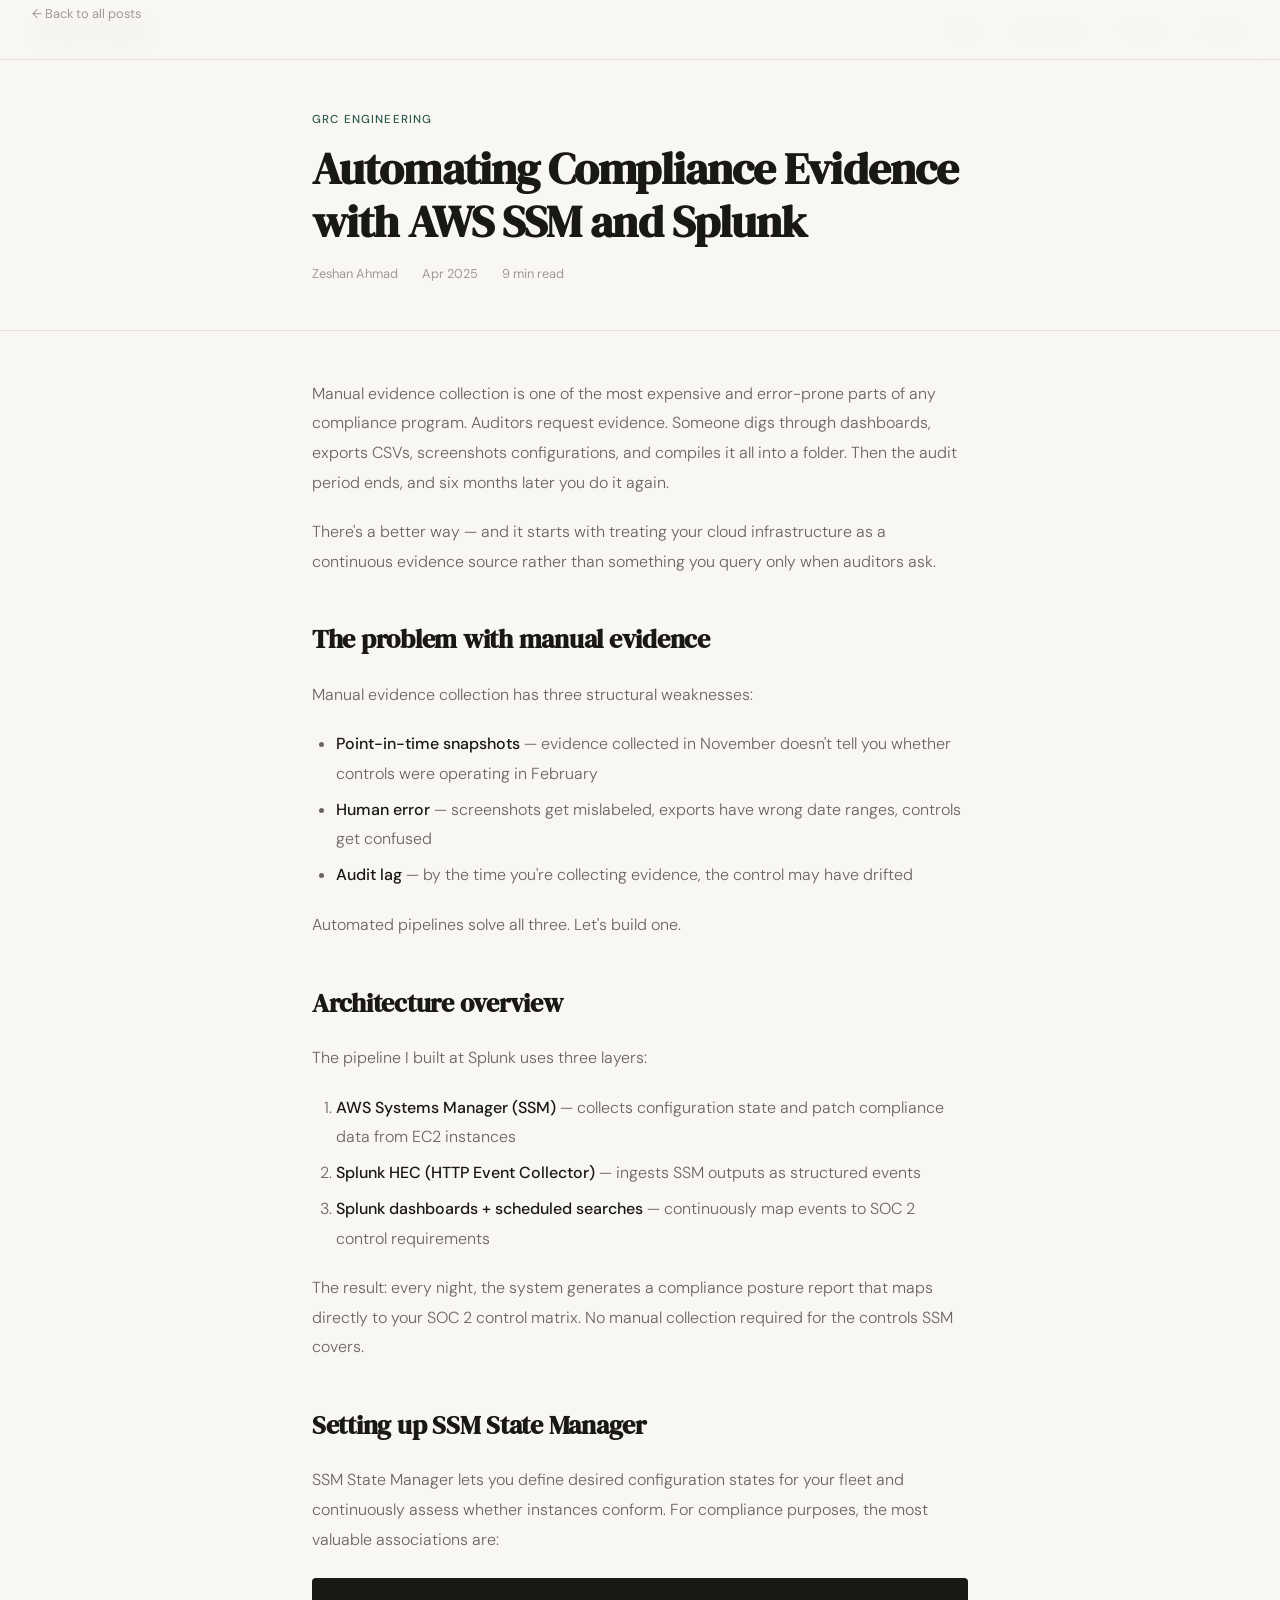
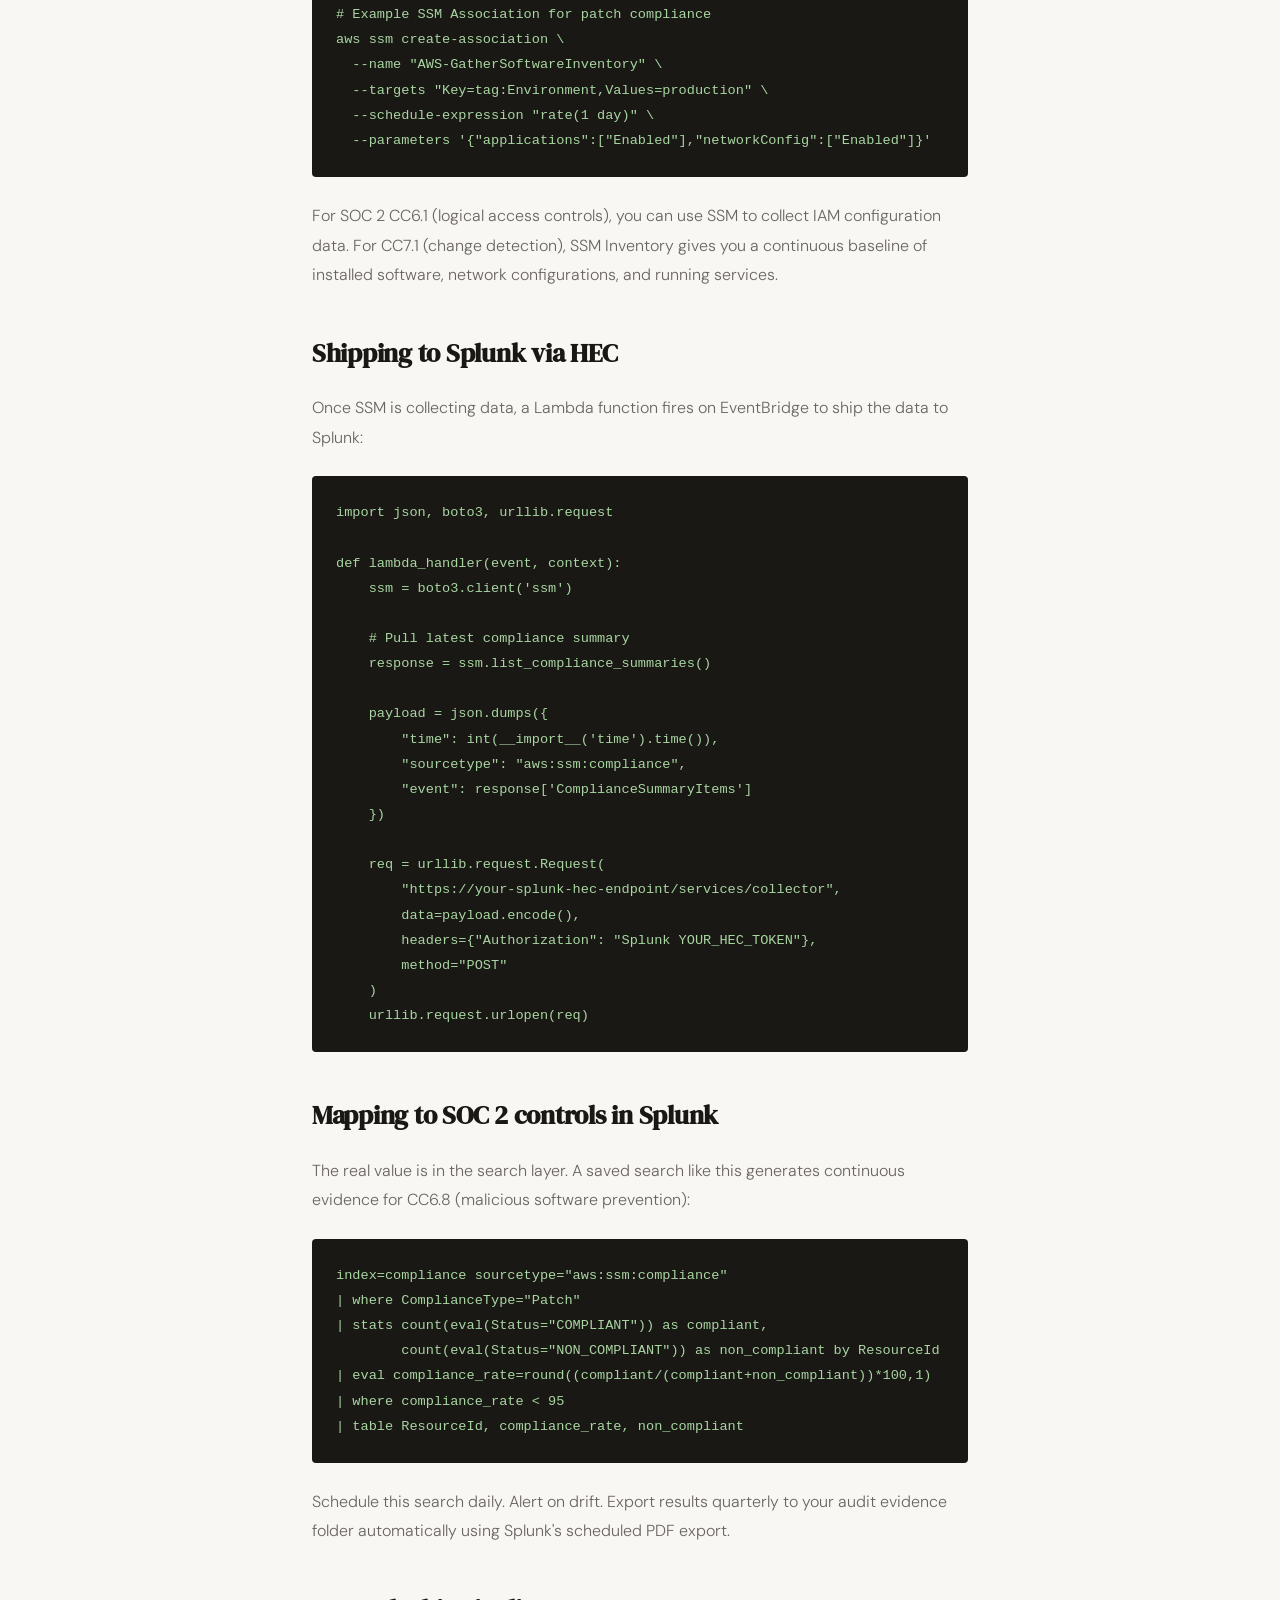
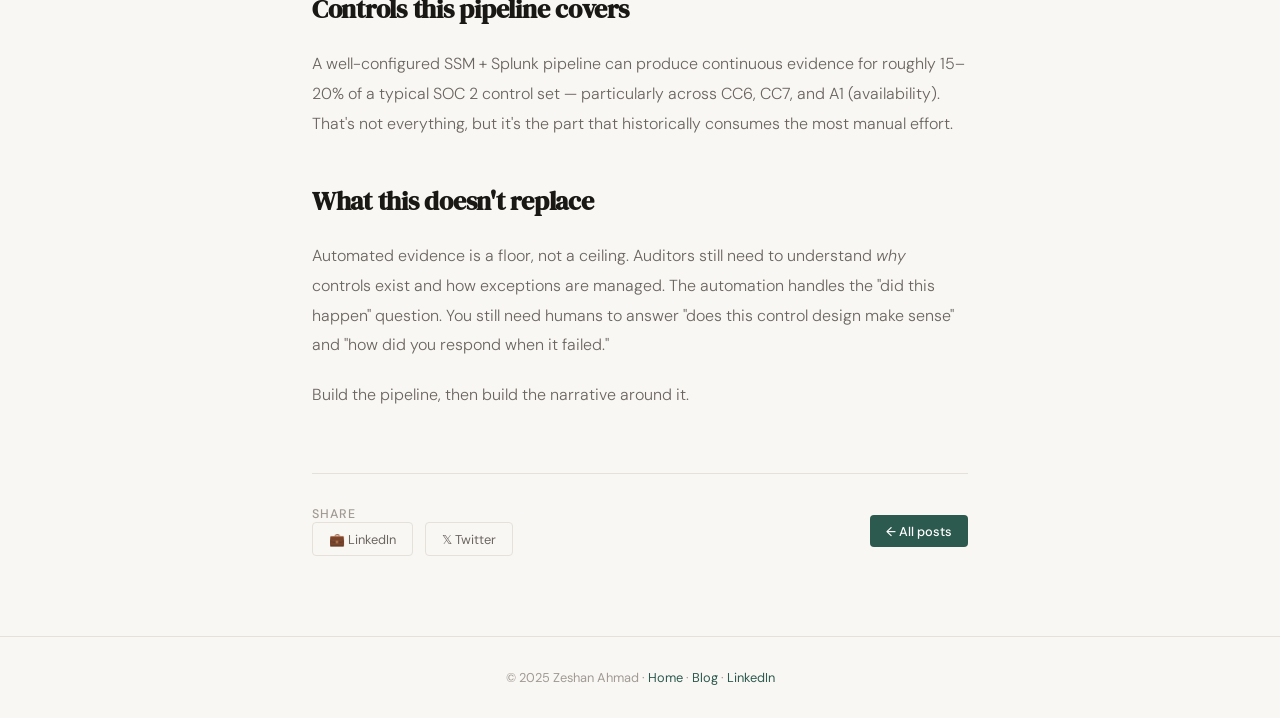
<file: blog/posts/grc-automation-aws-ssm.html>
<!DOCTYPE html>
<html lang="en" prefix="og: https://ogp.me/ns#">
<head>
  <meta charset="UTF-8" />
  <meta name="viewport" content="width=device-width, initial-scale=1.0" />

  <title>Automating Compliance Evidence with AWS SSM and Splunk | Zeshan Ahmad — GRC Engineered</title>
  <meta name="description" content="Step-by-step guide to building an automated SOC 2 compliance evidence pipeline using AWS Systems Manager (SSM) and Splunk. Reduce manual audit burden and generate continuous control evidence at scale." />
  <meta name="keywords" content="AWS SSM compliance, Splunk GRC, SOC 2 automation, compliance evidence automation, AWS Systems Manager, GRC engineering, audit automation, compliance pipeline, policy as code" />
  <meta name="author" content="Zeshan Ahmad" />
  <meta name="robots" content="index, follow, max-snippet:-1, max-image-preview:large" />
  <link rel="canonical" href="https://zeshan-ahmad.github.io/blog/posts/grc-automation-aws-ssm.html" />

  <meta property="og:type" content="article" />
  <meta property="og:url" content="https://zeshan-ahmad.github.io/blog/posts/grc-automation-aws-ssm.html" />
  <meta property="og:title" content="Automating Compliance Evidence with AWS SSM and Splunk" />
  <meta property="og:description" content="Why manual evidence collection is a liability, and how to build an automated pipeline that maps SSM outputs directly to SOC 2 control evidence." />
  <meta property="og:image" content="https://zeshan-ahmad.github.io/assets/images/og-cover.png" />
  <meta property="og:site_name" content="GRC Engineered by Zeshan Ahmad" />
  <meta property="article:author" content="Zeshan Ahmad" />
  <meta property="article:published_time" content="2025-04-10" />
  <meta property="article:section" content="GRC Engineering" />
  <meta property="article:tag" content="AWS SSM" />
  <meta property="article:tag" content="Splunk" />
  <meta property="article:tag" content="SOC 2" />
  <meta property="article:tag" content="Compliance Automation" />

  <meta name="twitter:card" content="summary_large_image" />
  <meta name="twitter:title" content="Automating Compliance Evidence with AWS SSM and Splunk" />
  <meta name="twitter:description" content="Build an automated SOC 2 evidence pipeline using AWS Systems Manager and Splunk — step by step." />
  <meta name="twitter:image" content="https://zeshan-ahmad.github.io/assets/images/og-cover.png" />
  <meta name="twitter:creator" content="@zeshanahmad" />

  <script type="application/ld+json">
  {
    "@context": "https://schema.org",
    "@type": "BlogPosting",
    "headline": "Automating Compliance Evidence with AWS SSM and Splunk",
    "description": "A practical guide to building an automated compliance evidence pipeline using AWS Systems Manager and Splunk, mapped to SOC 2 controls.",
    "url": "https://zeshan-ahmad.github.io/blog/posts/grc-automation-aws-ssm.html",
    "datePublished": "2025-04-10",
    "dateModified": "2025-04-10",
    "author": {
      "@type": "Person",
      "name": "Zeshan Ahmad",
      "url": "https://zeshan-ahmad.github.io/",
      "jobTitle": "GRC Specialist"
    },
    "publisher": { "@type": "Person", "name": "Zeshan Ahmad", "url": "https://zeshan-ahmad.github.io/" },
    "mainEntityOfPage": { "@type": "WebPage", "@id": "https://zeshan-ahmad.github.io/blog/posts/grc-automation-aws-ssm.html" },
    "keywords": ["AWS SSM", "Splunk", "SOC 2", "Compliance Automation", "GRC Engineering", "Evidence Collection"],
    "articleSection": "GRC Engineering",
    "wordCount": 900,
    "timeRequired": "PT9M"
  }
  </script>

  <script type="application/ld+json">
  {
    "@context": "https://schema.org",
    "@type": "BreadcrumbList",
    "itemListElement": [
      { "@type": "ListItem", "position": 1, "name": "Home", "item": "https://zeshan-ahmad.github.io/" },
      { "@type": "ListItem", "position": 2, "name": "Blog", "item": "https://zeshan-ahmad.github.io/blog/" },
      { "@type": "ListItem", "position": 3, "name": "Automating Compliance Evidence", "item": "https://zeshan-ahmad.github.io/blog/posts/grc-automation-aws-ssm.html" }
    ]
  }
  </script>

  <link rel="stylesheet" href="../../assets/css/post.css" />
</head>
<body>

  <nav>
    <a href="/" class="nav-logo">Zeshan Ahmad</a>
    <ul class="nav-links">
      <li><a href="/#about">About</a></li>
      <li><a href="/#experience">Experience</a></li>
      <li><a href="/blog/">Writing</a></li>
      <li><a href="/#contact">Contact</a></li>
    </ul>
  </nav>

  <main id="main-content">
  <div class="post-header">
    <div class="post-container">
      <nav aria-label="Breadcrumb">
        <a href="/blog/" class="back-link">← Back to all posts</a>
      </nav>
      <p class="post-cat">GRC Engineering</p>
      <h1 class="post-h-title">Automating Compliance Evidence with AWS SSM and Splunk</h1>
      <div class="post-h-meta">
        <span itemscope itemtype="https://schema.org/Person"><span itemprop="name">Zeshan Ahmad</span></span>
        <span><time datetime="2025-04-10">Apr 2025</time></span>
        <span>9 min read</span>
      </div>
    </div>
  </div>

  <div class="post-body">
    <div class="post-container">
      <article itemscope itemtype="https://schema.org/BlogPosting">
        <meta itemprop="datePublished" content="2025-04-10" />
        <meta itemprop="author" content="Zeshan Ahmad" />
      <div class="post-content" itemprop="articleBody">

        <p>Manual evidence collection is one of the most expensive and error-prone parts of any compliance program. Auditors request evidence. Someone digs through dashboards, exports CSVs, screenshots configurations, and compiles it all into a folder. Then the audit period ends, and six months later you do it again.</p>

        <p>There's a better way — and it starts with treating your cloud infrastructure as a continuous evidence source rather than something you query only when auditors ask.</p>

        <h2>The problem with manual evidence</h2>

        <p>Manual evidence collection has three structural weaknesses:</p>

        <ul>
          <li><strong>Point-in-time snapshots</strong> — evidence collected in November doesn't tell you whether controls were operating in February</li>
          <li><strong>Human error</strong> — screenshots get mislabeled, exports have wrong date ranges, controls get confused</li>
          <li><strong>Audit lag</strong> — by the time you're collecting evidence, the control may have drifted</li>
        </ul>

        <p>Automated pipelines solve all three. Let's build one.</p>

        <h2>Architecture overview</h2>

        <p>The pipeline I built at Splunk uses three layers:</p>

        <ol>
          <li><strong>AWS Systems Manager (SSM)</strong> — collects configuration state and patch compliance data from EC2 instances</li>
          <li><strong>Splunk HEC (HTTP Event Collector)</strong> — ingests SSM outputs as structured events</li>
          <li><strong>Splunk dashboards + scheduled searches</strong> — continuously map events to SOC 2 control requirements</li>
        </ol>

        <p>The result: every night, the system generates a compliance posture report that maps directly to your SOC 2 control matrix. No manual collection required for the controls SSM covers.</p>

        <h2>Setting up SSM State Manager</h2>

        <p>SSM State Manager lets you define desired configuration states for your fleet and continuously assess whether instances conform. For compliance purposes, the most valuable associations are:</p>

        <pre><code># Example SSM Association for patch compliance
aws ssm create-association \
  --name "AWS-GatherSoftwareInventory" \
  --targets "Key=tag:Environment,Values=production" \
  --schedule-expression "rate(1 day)" \
  --parameters '{"applications":["Enabled"],"networkConfig":["Enabled"]}'</code></pre>

        <p>For SOC 2 CC6.1 (logical access controls), you can use SSM to collect IAM configuration data. For CC7.1 (change detection), SSM Inventory gives you a continuous baseline of installed software, network configurations, and running services.</p>

        <h2>Shipping to Splunk via HEC</h2>

        <p>Once SSM is collecting data, a Lambda function fires on EventBridge to ship the data to Splunk:</p>

        <pre><code>import json, boto3, urllib.request

def lambda_handler(event, context):
    ssm = boto3.client('ssm')
    
    # Pull latest compliance summary
    response = ssm.list_compliance_summaries()
    
    payload = json.dumps({
        "time": int(__import__('time').time()),
        "sourcetype": "aws:ssm:compliance",
        "event": response['ComplianceSummaryItems']
    })
    
    req = urllib.request.Request(
        "https://your-splunk-hec-endpoint/services/collector",
        data=payload.encode(),
        headers={"Authorization": "Splunk YOUR_HEC_TOKEN"},
        method="POST"
    )
    urllib.request.urlopen(req)</code></pre>

        <h2>Mapping to SOC 2 controls in Splunk</h2>

        <p>The real value is in the search layer. A saved search like this generates continuous evidence for CC6.8 (malicious software prevention):</p>

        <pre><code>index=compliance sourcetype="aws:ssm:compliance"
| where ComplianceType="Patch"
| stats count(eval(Status="COMPLIANT")) as compliant,
        count(eval(Status="NON_COMPLIANT")) as non_compliant by ResourceId
| eval compliance_rate=round((compliant/(compliant+non_compliant))*100,1)
| where compliance_rate < 95
| table ResourceId, compliance_rate, non_compliant</code></pre>

        <p>Schedule this search daily. Alert on drift. Export results quarterly to your audit evidence folder automatically using Splunk's scheduled PDF export.</p>

        <h2>Controls this pipeline covers</h2>

        <p>A well-configured SSM + Splunk pipeline can produce continuous evidence for roughly 15–20% of a typical SOC 2 control set — particularly across CC6, CC7, and A1 (availability). That's not everything, but it's the part that historically consumes the most manual effort.</p>

        <h2>What this doesn't replace</h2>

        <p>Automated evidence is a floor, not a ceiling. Auditors still need to understand <em>why</em> controls exist and how exceptions are managed. The automation handles the "did this happen" question. You still need humans to answer "does this control design make sense" and "how did you respond when it failed."</p>

        <p>Build the pipeline, then build the narrative around it.</p>

      </div>

      <div class="post-footer">
        <div>
          <p class="share-label">Share</p>
          <div class="share-links">
            <a href="https://linkedin.com/shareArticle?url=https://zeshan-ahmad.github.io/blog/posts/grc-automation-aws-ssm.html" class="share-btn" target="_blank" rel="noopener noreferrer">💼 LinkedIn</a>
            <a href="https://twitter.com/intent/tweet?url=https://zeshan-ahmad.github.io/blog/posts/grc-automation-aws-ssm.html" class="share-btn" target="_blank" rel="noopener noreferrer">𝕏 Twitter</a>
          </div>
        </div>
        <a href="/blog/" class="btn-back">← All posts</a>
      </div>
      </article>
    </div>
  </div>
  </main>

  <footer role="contentinfo">
    <p>© 2025 Zeshan Ahmad · <a href="/">Home</a> · <a href="/blog/">Blog</a> · <a href="https://linkedin.com/in/zeshan-ahmad" target="_blank" rel="noopener noreferrer">LinkedIn</a></p>
  </footer>

</body>
</html>
</file>
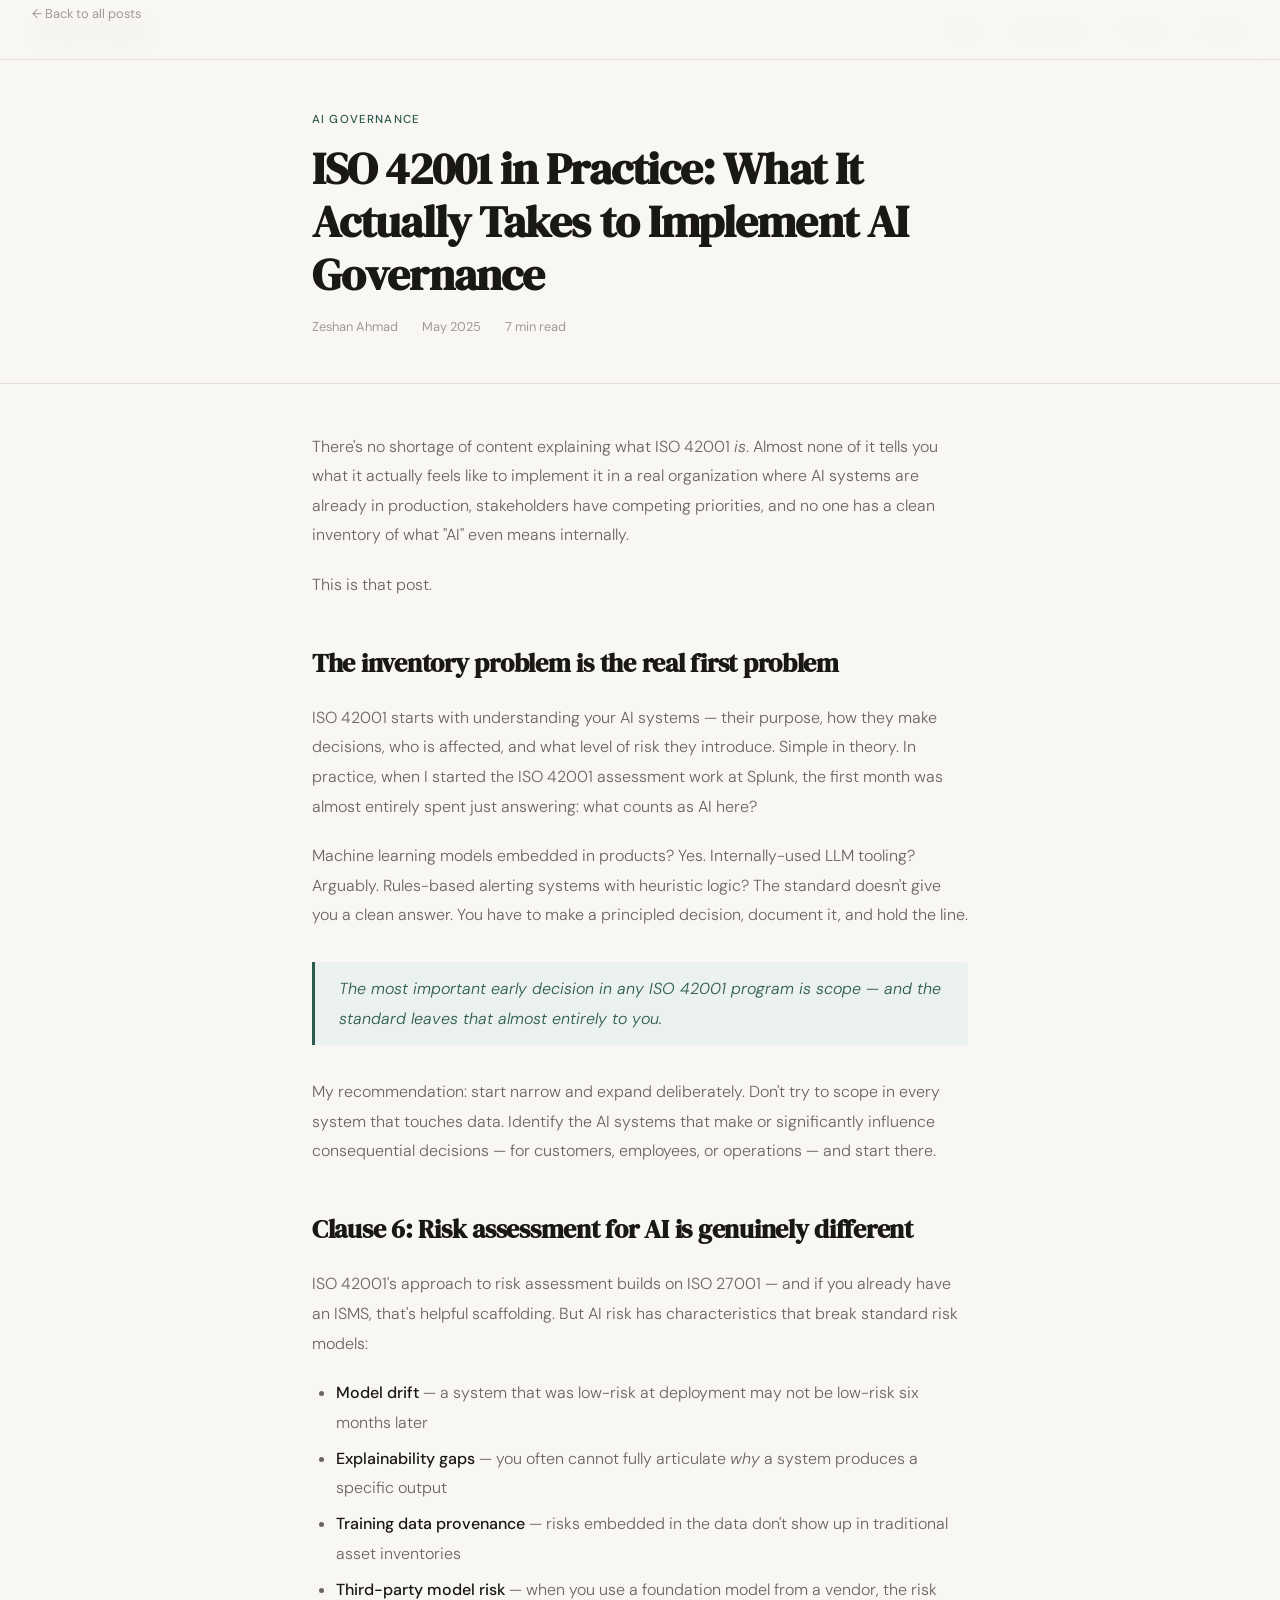
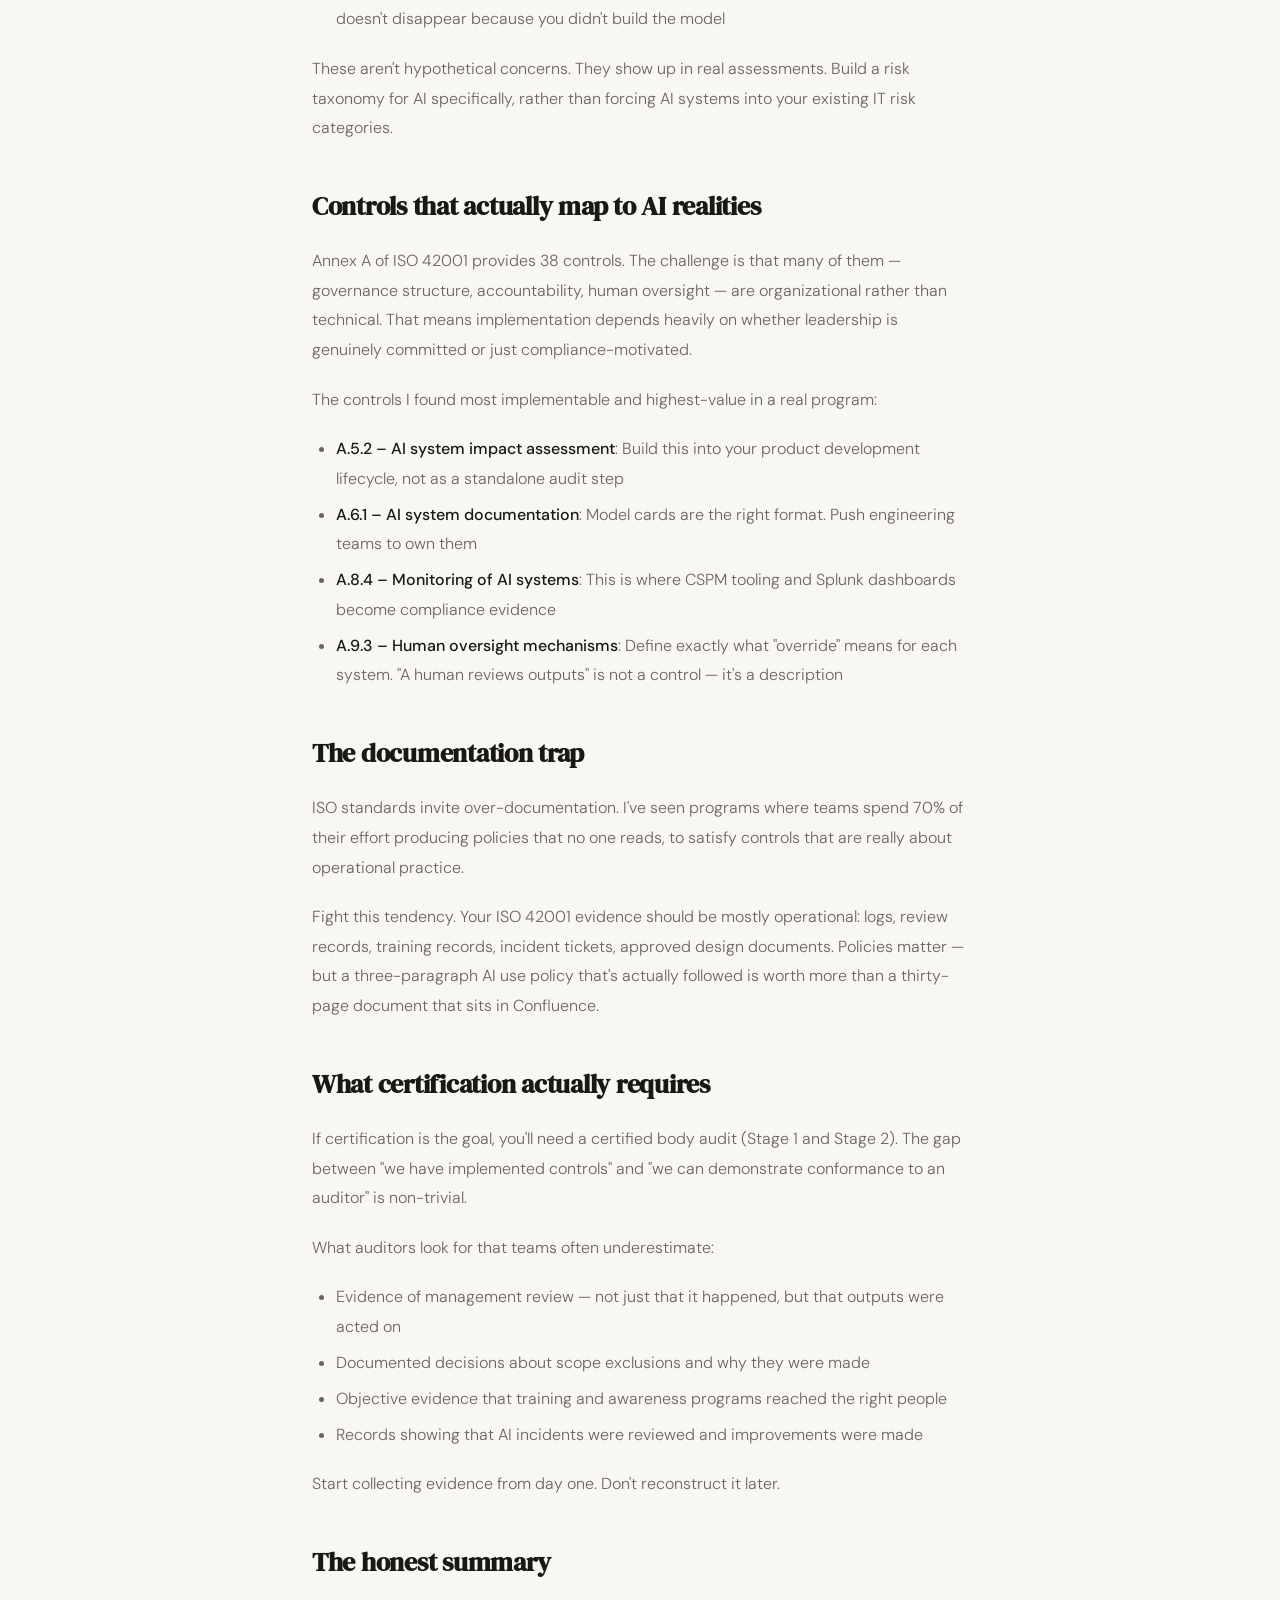
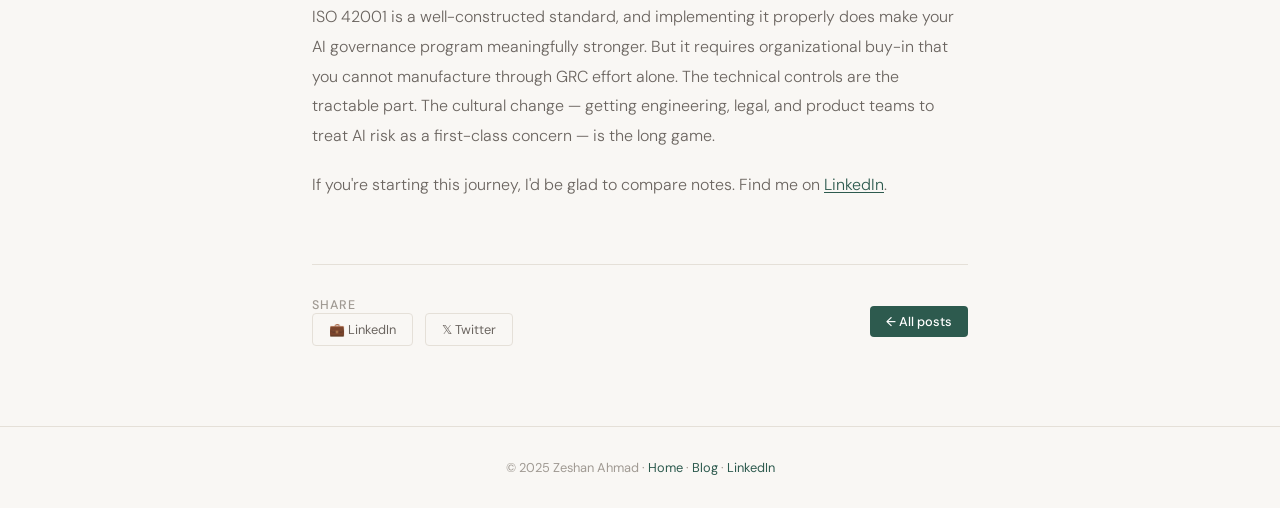
<file: blog/posts/iso-42001-practical-guide.html>
<!DOCTYPE html>
<html lang="en" prefix="og: https://ogp.me/ns#">
<head>
  <meta charset="UTF-8" />
  <meta name="viewport" content="width=device-width, initial-scale=1.0" />

  <!-- ── PRIMARY SEO ── -->
  <title>ISO 42001 in Practice: What It Actually Takes to Implement AI Governance | Zeshan Ahmad</title>
  <meta name="description" content="A practitioner's honest guide to implementing ISO 42001 AI governance — covering scope decisions, AI risk assessment, Annex A controls, and what auditors actually look for. Written by a certified ISO 42001 Lead Auditor." />
  <meta name="keywords" content="ISO 42001, AI governance, AI management system, AIMS implementation, AI risk assessment, ISO 42001 controls, AI compliance, AI governance framework, Annex A ISO 42001" />
  <meta name="author" content="Zeshan Ahmad" />
  <meta name="robots" content="index, follow, max-snippet:-1, max-image-preview:large" />
  <link rel="canonical" href="https://zeshan-ahmad.github.io/blog/posts/iso-42001-practical-guide.html" />

  <!-- ── OPEN GRAPH ── -->
  <meta property="og:type" content="article" />
  <meta property="og:url" content="https://zeshan-ahmad.github.io/blog/posts/iso-42001-practical-guide.html" />
  <meta property="og:title" content="ISO 42001 in Practice: What It Actually Takes to Implement AI Governance" />
  <meta property="og:description" content="Most ISO 42001 guides read like a standard summary. This one doesn't — here's what the gaps look like when you're in the room doing the actual work." />
  <meta property="og:image" content="https://zeshan-ahmad.github.io/assets/images/og-cover.png" />
  <meta property="og:site_name" content="GRC Engineered by Zeshan Ahmad" />
  <meta property="article:author" content="Zeshan Ahmad" />
  <meta property="article:published_time" content="2025-05-01" />
  <meta property="article:section" content="AI Governance" />
  <meta property="article:tag" content="ISO 42001" />
  <meta property="article:tag" content="AI Governance" />
  <meta property="article:tag" content="GRC" />

  <!-- ── TWITTER CARD ── -->
  <meta name="twitter:card" content="summary_large_image" />
  <meta name="twitter:title" content="ISO 42001 in Practice: What It Actually Takes" />
  <meta name="twitter:description" content="A practitioner's honest guide to implementing ISO 42001 — scope, risk assessment, controls, and audit readiness." />
  <meta name="twitter:image" content="https://zeshan-ahmad.github.io/assets/images/og-cover.png" />
  <meta name="twitter:creator" content="@zeshanahmad" />

  <!-- ── STRUCTURED DATA: BlogPosting ── -->
  <script type="application/ld+json">
  {
    "@context": "https://schema.org",
    "@type": "BlogPosting",
    "headline": "ISO 42001 in Practice: What It Actually Takes to Implement AI Governance",
    "description": "A practitioner's guide to ISO 42001 implementation — covering scope decisions, AI risk taxonomy, Annex A controls, documentation strategy, and audit readiness.",
    "url": "https://zeshan-ahmad.github.io/blog/posts/iso-42001-practical-guide.html",
    "datePublished": "2025-05-01",
    "dateModified": "2025-05-01",
    "author": {
      "@type": "Person",
      "name": "Zeshan Ahmad",
      "url": "https://zeshan-ahmad.github.io/",
      "jobTitle": "GRC Specialist",
      "worksFor": { "@type": "Organization", "name": "Cisco (Splunk)" }
    },
    "publisher": {
      "@type": "Person",
      "name": "Zeshan Ahmad",
      "url": "https://zeshan-ahmad.github.io/"
    },
    "mainEntityOfPage": {
      "@type": "WebPage",
      "@id": "https://zeshan-ahmad.github.io/blog/posts/iso-42001-practical-guide.html"
    },
    "keywords": ["ISO 42001", "AI Governance", "AI Management System", "GRC", "Compliance", "AI Risk"],
    "articleSection": "AI Governance",
    "wordCount": 850,
    "timeRequired": "PT7M",
    "about": {
      "@type": "Thing",
      "name": "ISO/IEC 42001",
      "description": "International standard for AI management systems published by ISO/IEC"
    }
  }
  </script>

  <!-- ── STRUCTURED DATA: BreadcrumbList ── -->
  <script type="application/ld+json">
  {
    "@context": "https://schema.org",
    "@type": "BreadcrumbList",
    "itemListElement": [
      { "@type": "ListItem", "position": 1, "name": "Home", "item": "https://zeshan-ahmad.github.io/" },
      { "@type": "ListItem", "position": 2, "name": "Blog", "item": "https://zeshan-ahmad.github.io/blog/" },
      { "@type": "ListItem", "position": 3, "name": "ISO 42001 in Practice", "item": "https://zeshan-ahmad.github.io/blog/posts/iso-42001-practical-guide.html" }
    ]
  }
  </script>

  <link rel="stylesheet" href="../../assets/css/post.css" />
</head>
<body>

  <nav>
    <a href="/" class="nav-logo">Zeshan Ahmad</a>
    <ul class="nav-links">
      <li><a href="/#about">About</a></li>
      <li><a href="/#experience">Experience</a></li>
      <li><a href="/blog/">Writing</a></li>
      <li><a href="/#contact">Contact</a></li>
    </ul>
  </nav>

  <main id="main-content">
  <div class="post-header">
    <div class="post-container">
      <nav aria-label="Breadcrumb">
        <a href="/blog/" class="back-link">← Back to all posts</a>
      </nav>
      <p class="post-cat">AI Governance</p>
      <h1 class="post-h-title">ISO 42001 in Practice: What It Actually Takes to Implement AI Governance</h1>
      <div class="post-h-meta">
        <span itemscope itemtype="https://schema.org/Person"><span itemprop="name">Zeshan Ahmad</span></span>
        <span><time datetime="2025-05-01">May 2025</time></span>
        <span>7 min read</span>
      </div>
    </div>
  </div>

  <div class="post-body">
    <div class="post-container">
      <article itemscope itemtype="https://schema.org/BlogPosting">
        <meta itemprop="datePublished" content="2025-05-01" />
        <meta itemprop="author" content="Zeshan Ahmad" />
      <div class="post-content" itemprop="articleBody">

        <p>There's no shortage of content explaining what ISO 42001 <em>is</em>. Almost none of it tells you what it actually feels like to implement it in a real organization where AI systems are already in production, stakeholders have competing priorities, and no one has a clean inventory of what "AI" even means internally.</p>

        <p>This is that post.</p>

        <h2>The inventory problem is the real first problem</h2>

        <p>ISO 42001 starts with understanding your AI systems — their purpose, how they make decisions, who is affected, and what level of risk they introduce. Simple in theory. In practice, when I started the ISO 42001 assessment work at Splunk, the first month was almost entirely spent just answering: what counts as AI here?</p>

        <p>Machine learning models embedded in products? Yes. Internally-used LLM tooling? Arguably. Rules-based alerting systems with heuristic logic? The standard doesn't give you a clean answer. You have to make a principled decision, document it, and hold the line.</p>

        <blockquote>
          <p>The most important early decision in any ISO 42001 program is scope — and the standard leaves that almost entirely to you.</p>
        </blockquote>

        <p>My recommendation: start narrow and expand deliberately. Don't try to scope in every system that touches data. Identify the AI systems that make or significantly influence consequential decisions — for customers, employees, or operations — and start there.</p>

        <h2>Clause 6: Risk assessment for AI is genuinely different</h2>

        <p>ISO 42001's approach to risk assessment builds on ISO 27001 — and if you already have an ISMS, that's helpful scaffolding. But AI risk has characteristics that break standard risk models:</p>

        <ul>
          <li><strong>Model drift</strong> — a system that was low-risk at deployment may not be low-risk six months later</li>
          <li><strong>Explainability gaps</strong> — you often cannot fully articulate <em>why</em> a system produces a specific output</li>
          <li><strong>Training data provenance</strong> — risks embedded in the data don't show up in traditional asset inventories</li>
          <li><strong>Third-party model risk</strong> — when you use a foundation model from a vendor, the risk doesn't disappear because you didn't build the model</li>
        </ul>

        <p>These aren't hypothetical concerns. They show up in real assessments. Build a risk taxonomy for AI specifically, rather than forcing AI systems into your existing IT risk categories.</p>

        <h2>Controls that actually map to AI realities</h2>

        <p>Annex A of ISO 42001 provides 38 controls. The challenge is that many of them — governance structure, accountability, human oversight — are organizational rather than technical. That means implementation depends heavily on whether leadership is genuinely committed or just compliance-motivated.</p>

        <p>The controls I found most implementable and highest-value in a real program:</p>

        <ul>
          <li><strong>A.5.2 – AI system impact assessment</strong>: Build this into your product development lifecycle, not as a standalone audit step</li>
          <li><strong>A.6.1 – AI system documentation</strong>: Model cards are the right format. Push engineering teams to own them</li>
          <li><strong>A.8.4 – Monitoring of AI systems</strong>: This is where CSPM tooling and Splunk dashboards become compliance evidence</li>
          <li><strong>A.9.3 – Human oversight mechanisms</strong>: Define exactly what "override" means for each system. "A human reviews outputs" is not a control — it's a description</li>
        </ul>

        <h2>The documentation trap</h2>

        <p>ISO standards invite over-documentation. I've seen programs where teams spend 70% of their effort producing policies that no one reads, to satisfy controls that are really about operational practice.</p>

        <p>Fight this tendency. Your ISO 42001 evidence should be mostly operational: logs, review records, training records, incident tickets, approved design documents. Policies matter — but a three-paragraph AI use policy that's actually followed is worth more than a thirty-page document that sits in Confluence.</p>

        <h2>What certification actually requires</h2>

        <p>If certification is the goal, you'll need a certified body audit (Stage 1 and Stage 2). The gap between "we have implemented controls" and "we can demonstrate conformance to an auditor" is non-trivial.</p>

        <p>What auditors look for that teams often underestimate:</p>

        <ul>
          <li>Evidence of management review — not just that it happened, but that outputs were acted on</li>
          <li>Documented decisions about scope exclusions and why they were made</li>
          <li>Objective evidence that training and awareness programs reached the right people</li>
          <li>Records showing that AI incidents were reviewed and improvements were made</li>
        </ul>

        <p>Start collecting evidence from day one. Don't reconstruct it later.</p>

        <h2>The honest summary</h2>

        <p>ISO 42001 is a well-constructed standard, and implementing it properly does make your AI governance program meaningfully stronger. But it requires organizational buy-in that you cannot manufacture through GRC effort alone. The technical controls are the tractable part. The cultural change — getting engineering, legal, and product teams to treat AI risk as a first-class concern — is the long game.</p>

        <p>If you're starting this journey, I'd be glad to compare notes. Find me on <a href="https://linkedin.com/in/zeshan-ahmad" target="_blank">LinkedIn</a>.</p>

      </div>

      <div class="post-footer">
        <div>
          <p class="share-label">Share</p>
          <div class="share-links">
            <a href="https://linkedin.com/shareArticle?url=https://zeshan-ahmad.github.io/blog/posts/iso-42001-practical-guide.html" class="share-btn" target="_blank" rel="noopener noreferrer">💼 LinkedIn</a>
            <a href="https://twitter.com/intent/tweet?url=https://zeshan-ahmad.github.io/blog/posts/iso-42001-practical-guide.html" class="share-btn" target="_blank" rel="noopener noreferrer">𝕏 Twitter</a>
          </div>
        </div>
        <a href="/blog/" class="btn-back">← All posts</a>
      </div>
      </article>
    </div>
  </div>
  </main>

  <footer role="contentinfo">
    <p>© 2025 Zeshan Ahmad · <a href="/">Home</a> · <a href="/blog/">Blog</a> · <a href="https://linkedin.com/in/zeshan-ahmad" target="_blank" rel="noopener noreferrer">LinkedIn</a></p>
  </footer>

</body>
</html>
</file>
<file: assets/css/main.css>
@import url('https://fonts.googleapis.com/css2?family=DM+Serif+Display:ital@0;1&family=DM+Sans:ital,opsz,wght@0,9..40,300;0,9..40,400;0,9..40,500;1,9..40,300&display=swap');

:root {
  --bg: #F9F7F4;
  --bg-card: #FFFFFF;
  --surface: #F2EFE9;
  --border: #E5E0D8;
  --text-primary: #1A1814;
  --text-secondary: #6B6560;
  --text-muted: #A09A93;
  --accent: #2D5A4E;
  --accent-light: #EAF1EF;
  --accent-hover: #1F3F36;
  --tag-bg: #EAF1EF;
  --tag-text: #2D5A4E;
  --serif: 'DM Serif Display', Georgia, serif;
  --sans: 'DM Sans', system-ui, sans-serif;
  --radius: 4px;
  --shadow: 0 1px 3px rgba(0,0,0,0.06), 0 4px 12px rgba(0,0,0,0.04);
  --shadow-hover: 0 4px 16px rgba(0,0,0,0.10), 0 1px 3px rgba(0,0,0,0.06);
  --transition: 0.22s cubic-bezier(0.4, 0, 0.2, 1);
}

*, *::before, *::after { box-sizing: border-box; margin: 0; padding: 0; }

html { scroll-behavior: smooth; font-size: 16px; }

body {
  font-family: var(--sans);
  background: var(--bg);
  color: var(--text-primary);
  line-height: 1.7;
  -webkit-font-smoothing: antialiased;
}

/* ── NAV ── */
nav {
  position: fixed; top: 0; left: 0; right: 0; z-index: 100;
  background: rgba(249, 247, 244, 0.88);
  backdrop-filter: blur(12px);
  border-bottom: 1px solid var(--border);
  padding: 0 2rem;
  height: 60px;
  display: flex; align-items: center; justify-content: space-between;
}
.nav-logo {
  font-family: var(--serif);
  font-size: 1.15rem;
  color: var(--text-primary);
  text-decoration: none;
  letter-spacing: -0.01em;
}
.nav-links { display: flex; gap: 2rem; list-style: none; align-items: center; }
.nav-links a {
  font-size: 0.875rem;
  font-weight: 400;
  color: var(--text-secondary);
  text-decoration: none;
  letter-spacing: 0.01em;
  transition: color var(--transition);
}
.nav-links a:hover { color: var(--accent); }
.nav-cta {
  font-size: 0.8rem !important;
  font-weight: 500 !important;
  color: var(--accent) !important;
  border: 1px solid var(--accent) !important;
  padding: 0.4rem 1rem;
  border-radius: var(--radius);
  transition: all var(--transition) !important;
}
.nav-cta:hover { background: var(--accent) !important; color: #fff !important; }

/* ── LAYOUT ── */
.container { max-width: 1080px; margin: 0 auto; padding: 0 2rem; }
section { padding: 5rem 0; }

/* ── HERO ── */
#hero {
  padding-top: 120px;
  padding-bottom: 5rem;
  min-height: 90vh;
  display: flex; align-items: center;
  position: relative;
  overflow: hidden;
}
.hero-grid { display: grid; grid-template-columns: 1fr 1fr; gap: 4rem; align-items: center; }
.hero-eyebrow {
  font-size: 0.78rem;
  font-weight: 500;
  letter-spacing: 0.12em;
  text-transform: uppercase;
  color: var(--accent);
  margin-bottom: 1.25rem;
  display: flex; align-items: center; gap: 0.75rem;
}
.hero-eyebrow::before { content: ''; display: block; width: 28px; height: 1px; background: var(--accent); }
.hero-name {
  font-family: var(--serif);
  font-size: clamp(2.4rem, 5vw, 3.8rem);
  line-height: 1.12;
  letter-spacing: -0.02em;
  margin-bottom: 1.25rem;
  color: var(--text-primary);
}
.hero-name em { font-style: italic; color: var(--accent); }
.hero-tagline {
  font-size: 1.05rem;
  color: var(--text-secondary);
  font-weight: 300;
  max-width: 420px;
  margin-bottom: 2.5rem;
  line-height: 1.75;
}
.hero-actions { display: flex; gap: 1rem; flex-wrap: wrap; }
.btn {
  display: inline-flex; align-items: center; gap: 0.5rem;
  padding: 0.75rem 1.75rem;
  font-size: 0.875rem;
  font-weight: 500;
  font-family: var(--sans);
  text-decoration: none;
  border-radius: var(--radius);
  transition: all var(--transition);
  cursor: pointer;
  border: none;
}
.btn-primary { background: var(--accent); color: #fff; }
.btn-primary:hover { background: var(--accent-hover); transform: translateY(-1px); box-shadow: 0 6px 20px rgba(45,90,78,0.25); }
.btn-ghost { background: transparent; color: var(--text-secondary); border: 1px solid var(--border); }
.btn-ghost:hover { border-color: var(--accent); color: var(--accent); }

.hero-stats {
  display: flex; gap: 2.5rem; margin-top: 3rem;
  padding-top: 2rem; border-top: 1px solid var(--border);
}
.stat-num {
  font-family: var(--serif);
  font-size: 1.8rem;
  color: var(--text-primary);
  display: block;
  letter-spacing: -0.03em;
}
.stat-label {
  font-size: 0.75rem;
  color: var(--text-muted);
  text-transform: uppercase;
  letter-spacing: 0.08em;
  font-weight: 500;
}

.hero-visual {
  position: relative;
  display: flex; align-items: center; justify-content: center;
}
.hero-card {
  background: var(--bg-card);
  border: 1px solid var(--border);
  border-radius: 12px;
  padding: 2rem;
  box-shadow: var(--shadow);
  width: 100%;
  max-width: 360px;
}
.hero-card-label {
  font-size: 0.72rem;
  text-transform: uppercase;
  letter-spacing: 0.1em;
  color: var(--text-muted);
  margin-bottom: 1.25rem;
  font-weight: 500;
}
.cert-pill {
  display: inline-flex; align-items: center; gap: 0.5rem;
  background: var(--accent-light);
  color: var(--accent);
  border-radius: 100px;
  padding: 0.4rem 1rem;
  font-size: 0.78rem;
  font-weight: 500;
  margin: 0.25rem 0.25rem 0 0;
}
.cert-pill .dot { width: 6px; height: 6px; background: var(--accent); border-radius: 50%; }
.hero-card-divider { border: none; border-top: 1px solid var(--border); margin: 1.25rem 0; }
.mini-tag {
  display: inline-block;
  background: var(--surface);
  color: var(--text-secondary);
  border-radius: 3px;
  padding: 0.2rem 0.6rem;
  font-size: 0.72rem;
  margin: 0.2rem 0.2rem 0 0;
  font-weight: 400;
}

/* ── SECTION HEADINGS ── */
.section-label {
  font-size: 0.75rem;
  font-weight: 500;
  letter-spacing: 0.12em;
  text-transform: uppercase;
  color: var(--accent);
  margin-bottom: 0.75rem;
}
.section-title {
  font-family: var(--serif);
  font-size: clamp(1.8rem, 3vw, 2.5rem);
  line-height: 1.2;
  letter-spacing: -0.02em;
  color: var(--text-primary);
  margin-bottom: 1rem;
}
.section-sub {
  font-size: 1rem;
  color: var(--text-secondary);
  font-weight: 300;
  max-width: 520px;
  line-height: 1.75;
}

/* ── ABOUT ── */
#about { background: var(--surface); }
.about-grid { display: grid; grid-template-columns: 1fr 1fr; gap: 5rem; align-items: start; }
.about-text p { color: var(--text-secondary); margin-bottom: 1.25rem; font-weight: 300; line-height: 1.85; }
.about-focus { margin-top: 2rem; }
.focus-item {
  display: flex; gap: 1rem; align-items: flex-start;
  margin-bottom: 1.25rem;
}
.focus-icon {
  width: 36px; height: 36px; flex-shrink: 0;
  background: var(--accent-light);
  border-radius: var(--radius);
  display: flex; align-items: center; justify-content: center;
  font-size: 1rem;
  margin-top: 0.1rem;
}
.focus-title { font-weight: 500; font-size: 0.9rem; margin-bottom: 0.2rem; }
.focus-desc { font-size: 0.83rem; color: var(--text-muted); }

/* ── TIMELINE ── */
.timeline { position: relative; padding-left: 2rem; }
.timeline::before {
  content: ''; position: absolute; left: 0; top: 8px; bottom: 8px;
  width: 1px; background: var(--border);
}
.timeline-item { position: relative; margin-bottom: 2.5rem; }
.timeline-dot {
  position: absolute; left: -2.375rem; top: 6px;
  width: 10px; height: 10px;
  border-radius: 50%;
  background: var(--bg-card);
  border: 2px solid var(--accent);
}
.timeline-dot.current { background: var(--accent); }
.tl-meta { font-size: 0.75rem; color: var(--text-muted); text-transform: uppercase; letter-spacing: 0.08em; margin-bottom: 0.3rem; }
.tl-role { font-weight: 500; font-size: 1rem; margin-bottom: 0.15rem; }
.tl-company { font-size: 0.88rem; color: var(--accent); margin-bottom: 0.5rem; }
.tl-desc { font-size: 0.875rem; color: var(--text-secondary); line-height: 1.7; }

/* ── CERTS ── */
#certs { background: var(--surface); }
.certs-grid { display: grid; grid-template-columns: repeat(auto-fill, minmax(200px, 1fr)); gap: 1rem; margin-top: 2.5rem; }
.cert-card {
  background: var(--bg-card);
  border: 1px solid var(--border);
  border-radius: 8px;
  padding: 1.25rem 1.5rem;
  transition: all var(--transition);
}
.cert-card:hover { box-shadow: var(--shadow-hover); transform: translateY(-2px); border-color: var(--accent); }
.cert-card-icon { font-size: 1.5rem; margin-bottom: 0.75rem; }
.cert-card-name { font-weight: 500; font-size: 0.88rem; margin-bottom: 0.25rem; }
.cert-card-body { font-size: 0.75rem; color: var(--text-muted); }

.skills-wrap { margin-top: 3rem; }
.skills-group { margin-bottom: 1.75rem; }
.skills-group-label { font-size: 0.78rem; font-weight: 500; color: var(--text-secondary); text-transform: uppercase; letter-spacing: 0.08em; margin-bottom: 0.75rem; }
.tags { display: flex; flex-wrap: wrap; gap: 0.5rem; }
.tag {
  background: var(--tag-bg); color: var(--tag-text);
  padding: 0.3rem 0.8rem; border-radius: 3px;
  font-size: 0.78rem; font-weight: 500;
}
.tag.neutral { background: var(--surface); color: var(--text-secondary); }

/* ── BLOG ── */
.posts-grid { display: grid; grid-template-columns: repeat(auto-fill, minmax(300px, 1fr)); gap: 1.5rem; margin-top: 2.5rem; }
.post-card {
  background: var(--bg-card);
  border: 1px solid var(--border);
  border-radius: 8px;
  padding: 1.75rem;
  text-decoration: none;
  color: inherit;
  display: block;
  transition: all var(--transition);
}
.post-card:hover { box-shadow: var(--shadow-hover); transform: translateY(-2px); border-color: rgba(45,90,78,0.3); }
.post-tag {
  font-size: 0.72rem; font-weight: 500;
  color: var(--accent); text-transform: uppercase;
  letter-spacing: 0.1em; margin-bottom: 0.75rem;
}
.post-title { font-family: var(--serif); font-size: 1.15rem; line-height: 1.35; margin-bottom: 0.75rem; letter-spacing: -0.01em; }
.post-excerpt { font-size: 0.85rem; color: var(--text-muted); line-height: 1.7; margin-bottom: 1.25rem; }
.post-meta { font-size: 0.75rem; color: var(--text-muted); display: flex; align-items: center; gap: 1rem; }
.post-meta span { display: flex; align-items: center; gap: 0.3rem; }

/* ── CONTACT ── */
#contact { background: var(--surface); }
.contact-grid { display: grid; grid-template-columns: 1fr 1fr; gap: 4rem; align-items: start; }
.contact-links { display: flex; flex-direction: column; gap: 1rem; margin-top: 2rem; }
.contact-link {
  display: flex; align-items: center; gap: 1rem;
  padding: 1rem 1.25rem;
  background: var(--bg-card);
  border: 1px solid var(--border);
  border-radius: var(--radius);
  text-decoration: none; color: inherit;
  transition: all var(--transition);
  font-size: 0.9rem;
}
.contact-link:hover { border-color: var(--accent); color: var(--accent); transform: translateX(4px); }
.contact-link-icon { font-size: 1.2rem; }
.contact-link-label { font-weight: 500; }
.contact-link-sub { font-size: 0.78rem; color: var(--text-muted); }

/* ── FOOTER ── */
footer {
  border-top: 1px solid var(--border);
  padding: 2rem;
  text-align: center;
  font-size: 0.8rem;
  color: var(--text-muted);
}
footer a { color: var(--accent); text-decoration: none; }

/* ── DIVIDER ── */
.divider { border: none; border-top: 1px solid var(--border); margin: 0; }

/* ── ANIMATIONS ── */
.fade-in {
  opacity: 0;
  transform: translateY(18px);
  transition: opacity 0.55s ease, transform 0.55s ease;
}
.fade-in.visible { opacity: 1; transform: translateY(0); }

/* ── RESPONSIVE ── */
@media (max-width: 768px) {
  nav { padding: 0 1rem; }
  .nav-links { gap: 1rem; }
  .nav-links li:not(:last-child) { display: none; }
  .container { padding: 0 1.25rem; }
  section { padding: 3.5rem 0; }
  .hero-grid, .about-grid, .contact-grid { grid-template-columns: 1fr; gap: 2.5rem; }
  #hero { padding-top: 90px; min-height: auto; }
  .hero-visual { display: none; }
  .hero-stats { gap: 1.5rem; }
  .certs-grid { grid-template-columns: 1fr 1fr; }
}
</file>
<file: assets/css/blog.css>
@import url('https://fonts.googleapis.com/css2?family=DM+Serif+Display:ital@0;1&family=DM+Sans:ital,opsz,wght@0,9..40,300;0,9..40,400;0,9..40,500;1,9..40,300&display=swap');

:root {
  --bg: #F9F7F4;
  --bg-card: #FFFFFF;
  --surface: #F2EFE9;
  --border: #E5E0D8;
  --text-primary: #1A1814;
  --text-secondary: #6B6560;
  --text-muted: #A09A93;
  --accent: #2D5A4E;
  --accent-light: #EAF1EF;
  --serif: 'DM Serif Display', Georgia, serif;
  --sans: 'DM Sans', system-ui, sans-serif;
  --radius: 4px;
  --shadow: 0 1px 3px rgba(0,0,0,0.06), 0 4px 12px rgba(0,0,0,0.04);
  --shadow-hover: 0 4px 16px rgba(0,0,0,0.10), 0 1px 3px rgba(0,0,0,0.06);
  --transition: 0.22s cubic-bezier(0.4, 0, 0.2, 1);
}

*, *::before, *::after { box-sizing: border-box; margin: 0; padding: 0; }
html { scroll-behavior: smooth; }
body { font-family: var(--sans); background: var(--bg); color: var(--text-primary); line-height: 1.7; -webkit-font-smoothing: antialiased; }

nav {
  position: fixed; top: 0; left: 0; right: 0; z-index: 100;
  background: rgba(249, 247, 244, 0.88);
  backdrop-filter: blur(12px);
  border-bottom: 1px solid var(--border);
  padding: 0 2rem; height: 60px;
  display: flex; align-items: center; justify-content: space-between;
}
.nav-logo { font-family: var(--serif); font-size: 1.15rem; color: var(--text-primary); text-decoration: none; }
.nav-links { display: flex; gap: 2rem; list-style: none; align-items: center; }
.nav-links a { font-size: 0.875rem; color: var(--text-secondary); text-decoration: none; transition: color var(--transition); }
.nav-links a:hover, .nav-links a.active { color: var(--accent); }

.container { max-width: 1080px; margin: 0 auto; padding: 0 2rem; }

.blog-header { padding: 8rem 0 3rem; border-bottom: 1px solid var(--border); }
.blog-eyebrow { font-size: 0.75rem; font-weight: 500; letter-spacing: 0.12em; text-transform: uppercase; color: var(--accent); margin-bottom: 0.75rem; }
.blog-title { font-family: var(--serif); font-size: clamp(2rem, 4vw, 3.2rem); line-height: 1.15; letter-spacing: -0.02em; margin-bottom: 0.75rem; }
.blog-sub { font-size: 1rem; color: var(--text-secondary); font-weight: 300; }

.blog-body { padding: 3rem 0 5rem; }
.blog-grid { display: grid; grid-template-columns: 2fr 1fr; gap: 3rem; }

.posts-list { display: flex; flex-direction: column; gap: 1.25rem; }
.post-card-h {
  background: var(--bg-card);
  border: 1px solid var(--border);
  border-radius: 8px;
  padding: 1.75rem 2rem;
  text-decoration: none; color: inherit;
  display: grid; grid-template-columns: 1fr auto;
  gap: 1rem; align-items: start;
  transition: all var(--transition);
}
.post-card-h:hover { box-shadow: var(--shadow-hover); border-color: rgba(45,90,78,0.3); transform: translateX(3px); }
.post-tag { font-size: 0.72rem; font-weight: 500; color: var(--accent); text-transform: uppercase; letter-spacing: 0.1em; margin-bottom: 0.5rem; }
.post-h-title { font-family: var(--serif); font-size: 1.2rem; line-height: 1.35; margin-bottom: 0.5rem; letter-spacing: -0.01em; }
.post-h-excerpt { font-size: 0.85rem; color: var(--text-muted); line-height: 1.65; }
.post-h-meta { font-size: 0.75rem; color: var(--text-muted); margin-top: 1rem; display: flex; gap: 1rem; }
.post-h-arrow { color: var(--text-muted); font-size: 1.2rem; margin-top: 0.5rem; transition: transform var(--transition); }
.post-card-h:hover .post-h-arrow { transform: translateX(4px); color: var(--accent); }

.sidebar {}
.sidebar-section { margin-bottom: 2.5rem; }
.sidebar-title { font-size: 0.75rem; font-weight: 500; text-transform: uppercase; letter-spacing: 0.1em; color: var(--text-muted); margin-bottom: 1rem; padding-bottom: 0.5rem; border-bottom: 1px solid var(--border); }
.tag-cloud { display: flex; flex-wrap: wrap; gap: 0.5rem; }
.tag { background: var(--surface); color: var(--text-secondary); padding: 0.3rem 0.75rem; border-radius: 3px; font-size: 0.78rem; font-weight: 500; cursor: pointer; transition: all var(--transition); border: 1px solid transparent; text-decoration: none; display: inline-block; }
.tag:hover, .tag.active { background: var(--accent-light); color: var(--accent); border-color: rgba(45,90,78,0.2); }
.recent-list { list-style: none; }
.recent-list li { padding: 0.6rem 0; border-bottom: 1px solid var(--border); }
.recent-list li:last-child { border-bottom: none; }
.recent-list a { text-decoration: none; color: var(--text-primary); font-size: 0.85rem; line-height: 1.4; transition: color var(--transition); }
.recent-list a:hover { color: var(--accent); }
.recent-date { font-size: 0.72rem; color: var(--text-muted); display: block; margin-top: 0.2rem; }

footer { border-top: 1px solid var(--border); padding: 2rem; text-align: center; font-size: 0.8rem; color: var(--text-muted); }
footer a { color: var(--accent); text-decoration: none; }

@media (max-width: 768px) {
  nav { padding: 0 1rem; }
  .nav-links { gap: 1rem; }
  .nav-links li:nth-child(n+2):not(:last-child) { display: none; }
  .container { padding: 0 1.25rem; }
  .blog-header { padding: 6rem 0 2.5rem; }
  .blog-grid { grid-template-columns: 1fr; }
  .sidebar { display: none; }
  .post-card-h { grid-template-columns: 1fr; }
  .post-h-arrow { display: none; }
}
</file>
<file: assets/css/post.css>
@import url('https://fonts.googleapis.com/css2?family=DM+Serif+Display:ital@0;1&family=DM+Sans:ital,opsz,wght@0,9..40,300;0,9..40,400;0,9..40,500;1,9..40,300&display=swap');

:root {
  --bg: #F9F7F4; --bg-card: #FFFFFF; --surface: #F2EFE9; --border: #E5E0D8;
  --text-primary: #1A1814; --text-secondary: #6B6560; --text-muted: #A09A93;
  --accent: #2D5A4E; --accent-light: #EAF1EF;
  --serif: 'DM Serif Display', Georgia, serif; --sans: 'DM Sans', system-ui, sans-serif;
  --radius: 4px; --transition: 0.22s cubic-bezier(0.4, 0, 0.2, 1);
}
*, *::before, *::after { box-sizing: border-box; margin: 0; padding: 0; }
body { font-family: var(--sans); background: var(--bg); color: var(--text-primary); -webkit-font-smoothing: antialiased; }

nav { position: fixed; top: 0; left: 0; right: 0; z-index: 100; background: rgba(249,247,244,0.88); backdrop-filter: blur(12px); border-bottom: 1px solid var(--border); padding: 0 2rem; height: 60px; display: flex; align-items: center; justify-content: space-between; }
.nav-logo { font-family: var(--serif); font-size: 1.15rem; color: var(--text-primary); text-decoration: none; }
.nav-links { display: flex; gap: 2rem; list-style: none; align-items: center; }
.nav-links a { font-size: 0.875rem; color: var(--text-secondary); text-decoration: none; transition: color var(--transition); }
.nav-links a:hover { color: var(--accent); }

.container { max-width: 1080px; margin: 0 auto; padding: 0 2rem; }
.post-container { max-width: 720px; margin: 0 auto; padding: 0 2rem; }

.post-header { padding: 7rem 0 3rem; border-bottom: 1px solid var(--border); margin-bottom: 3rem; }
.back-link { display: inline-flex; align-items: center; gap: 0.4rem; font-size: 0.8rem; color: var(--text-muted); text-decoration: none; margin-bottom: 2rem; transition: color var(--transition); }
.back-link:hover { color: var(--accent); }
.post-cat { font-size: 0.72rem; font-weight: 500; color: var(--accent); text-transform: uppercase; letter-spacing: 0.1em; margin-bottom: 1rem; }
.post-h-title { font-family: var(--serif); font-size: clamp(1.9rem, 4vw, 2.8rem); line-height: 1.18; letter-spacing: -0.02em; margin-bottom: 1rem; }
.post-h-meta { display: flex; gap: 1.5rem; font-size: 0.8rem; color: var(--text-muted); }

.post-body { padding-bottom: 5rem; }
.post-content { line-height: 1.85; }
.post-content h2 { font-family: var(--serif); font-size: 1.6rem; letter-spacing: -0.01em; margin: 2.5rem 0 1rem; color: var(--text-primary); }
.post-content h3 { font-size: 1.1rem; font-weight: 500; margin: 2rem 0 0.75rem; }
.post-content p { color: var(--text-secondary); margin-bottom: 1.25rem; font-weight: 300; font-size: 1.0rem; }
.post-content ul, .post-content ol { margin: 0 0 1.25rem 1.5rem; color: var(--text-secondary); font-weight: 300; }
.post-content li { margin-bottom: 0.4rem; }
.post-content blockquote { border-left: 3px solid var(--accent); padding: 0.75rem 1.5rem; margin: 2rem 0; background: var(--accent-light); border-radius: 0 var(--radius) var(--radius) 0; }
.post-content blockquote p { color: var(--accent); font-style: italic; margin: 0; }
.post-content code { font-size: 0.85em; background: var(--surface); padding: 0.15em 0.4em; border-radius: 3px; font-family: 'SF Mono', 'Fira Code', monospace; color: var(--accent); }
.post-content pre { background: var(--text-primary); border-radius: var(--radius); padding: 1.5rem; margin: 1.5rem 0; overflow-x: auto; }
.post-content pre code { background: none; color: #A8D5A2; padding: 0; }
.post-content strong { font-weight: 500; color: var(--text-primary); }
.post-content a { color: var(--accent); text-decoration: underline; text-underline-offset: 2px; }

.post-footer { margin-top: 4rem; padding-top: 2rem; border-top: 1px solid var(--border); display: flex; justify-content: space-between; align-items: center; flex-wrap: wrap; gap: 1rem; }
.share-label { font-size: 0.78rem; text-transform: uppercase; letter-spacing: 0.08em; color: var(--text-muted); font-weight: 500; }
.share-links { display: flex; gap: 0.75rem; }
.share-btn { display: inline-flex; align-items: center; gap: 0.4rem; padding: 0.45rem 1rem; border: 1px solid var(--border); border-radius: var(--radius); font-size: 0.8rem; color: var(--text-secondary); text-decoration: none; transition: all var(--transition); }
.share-btn:hover { border-color: var(--accent); color: var(--accent); }
.btn-back { display: inline-flex; align-items: center; gap: 0.4rem; padding: 0.45rem 1rem; background: var(--accent); color: #fff; border-radius: var(--radius); font-size: 0.8rem; font-weight: 500; text-decoration: none; transition: all var(--transition); }
.btn-back:hover { background: #1F3F36; }

footer { border-top: 1px solid var(--border); padding: 2rem; text-align: center; font-size: 0.8rem; color: var(--text-muted); }
footer a { color: var(--accent); text-decoration: none; }

@media (max-width: 768px) {
  nav { padding: 0 1rem; }
  .nav-links li:not(:last-child) { display: none; }
  .post-container { padding: 0 1.25rem; }
  .post-header { padding: 5.5rem 0 2rem; }
  .post-h-meta { flex-wrap: wrap; gap: 0.75rem; }
}
</file>
